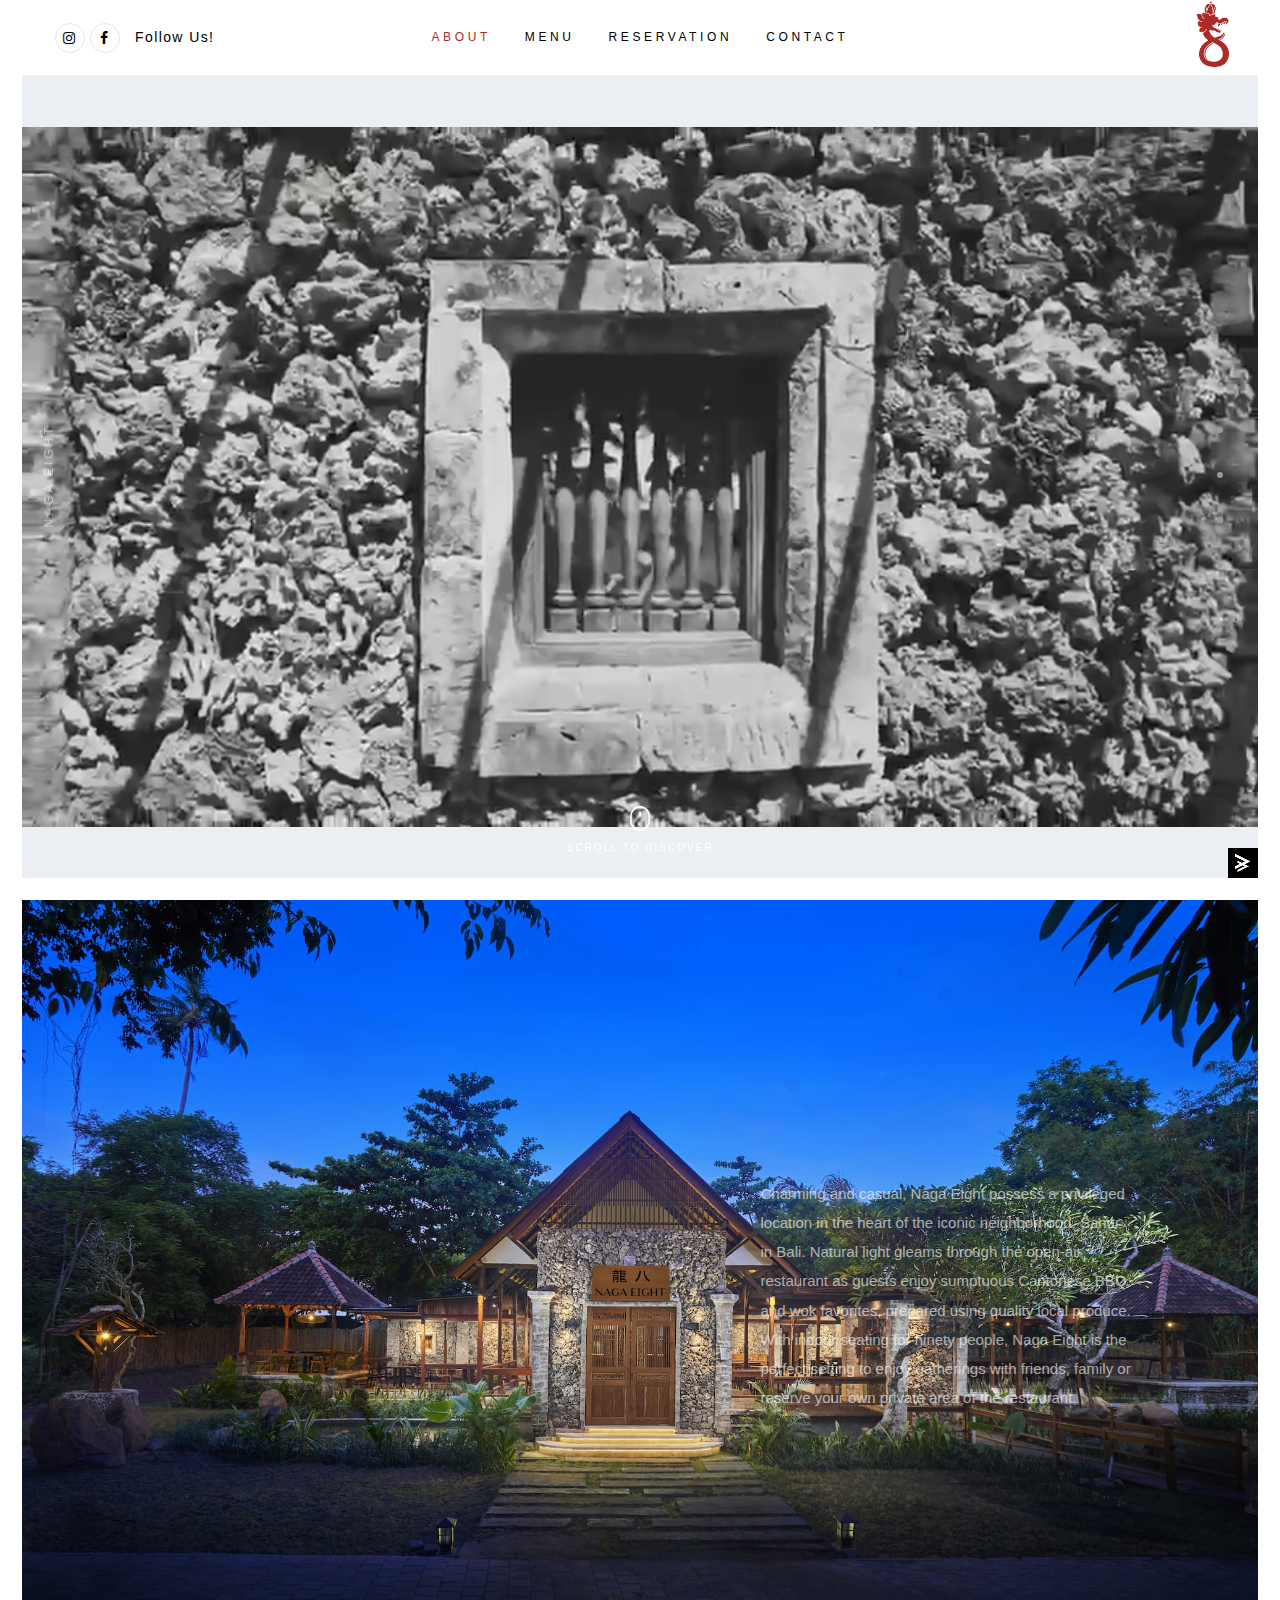
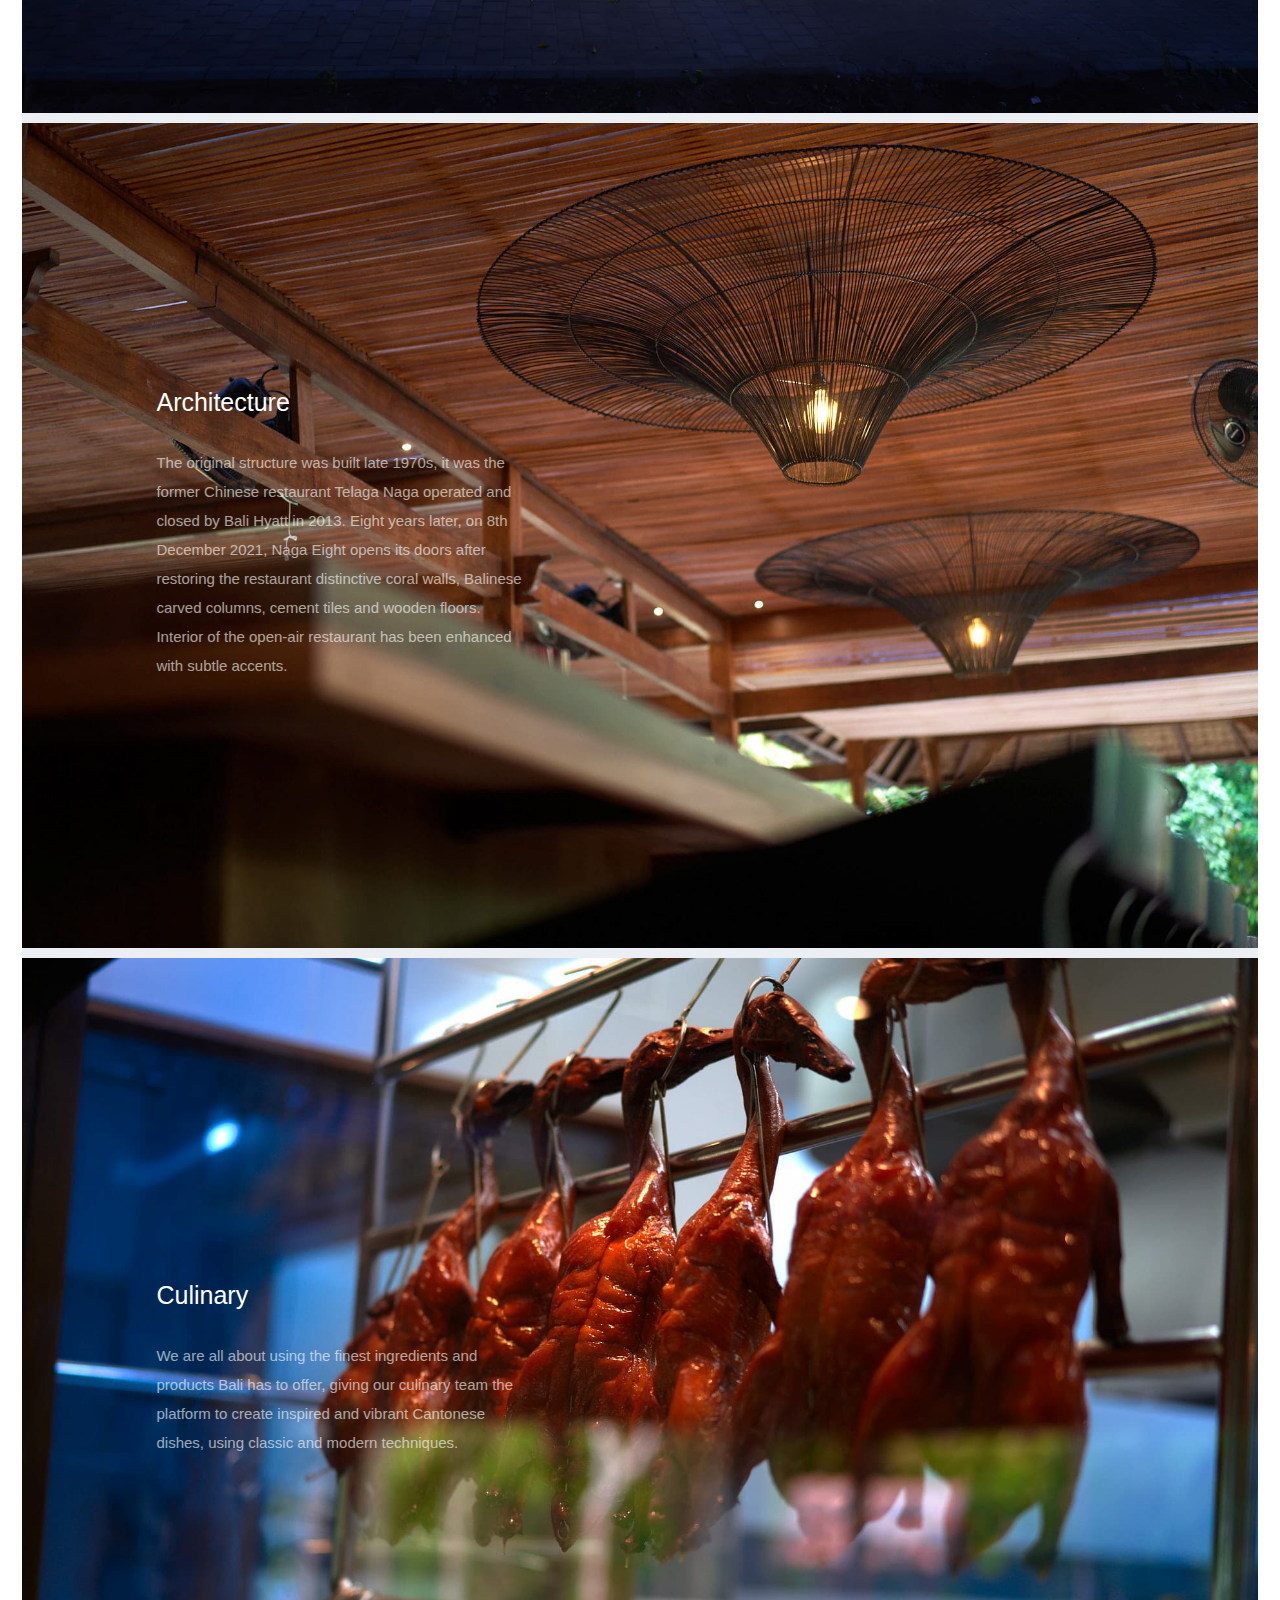
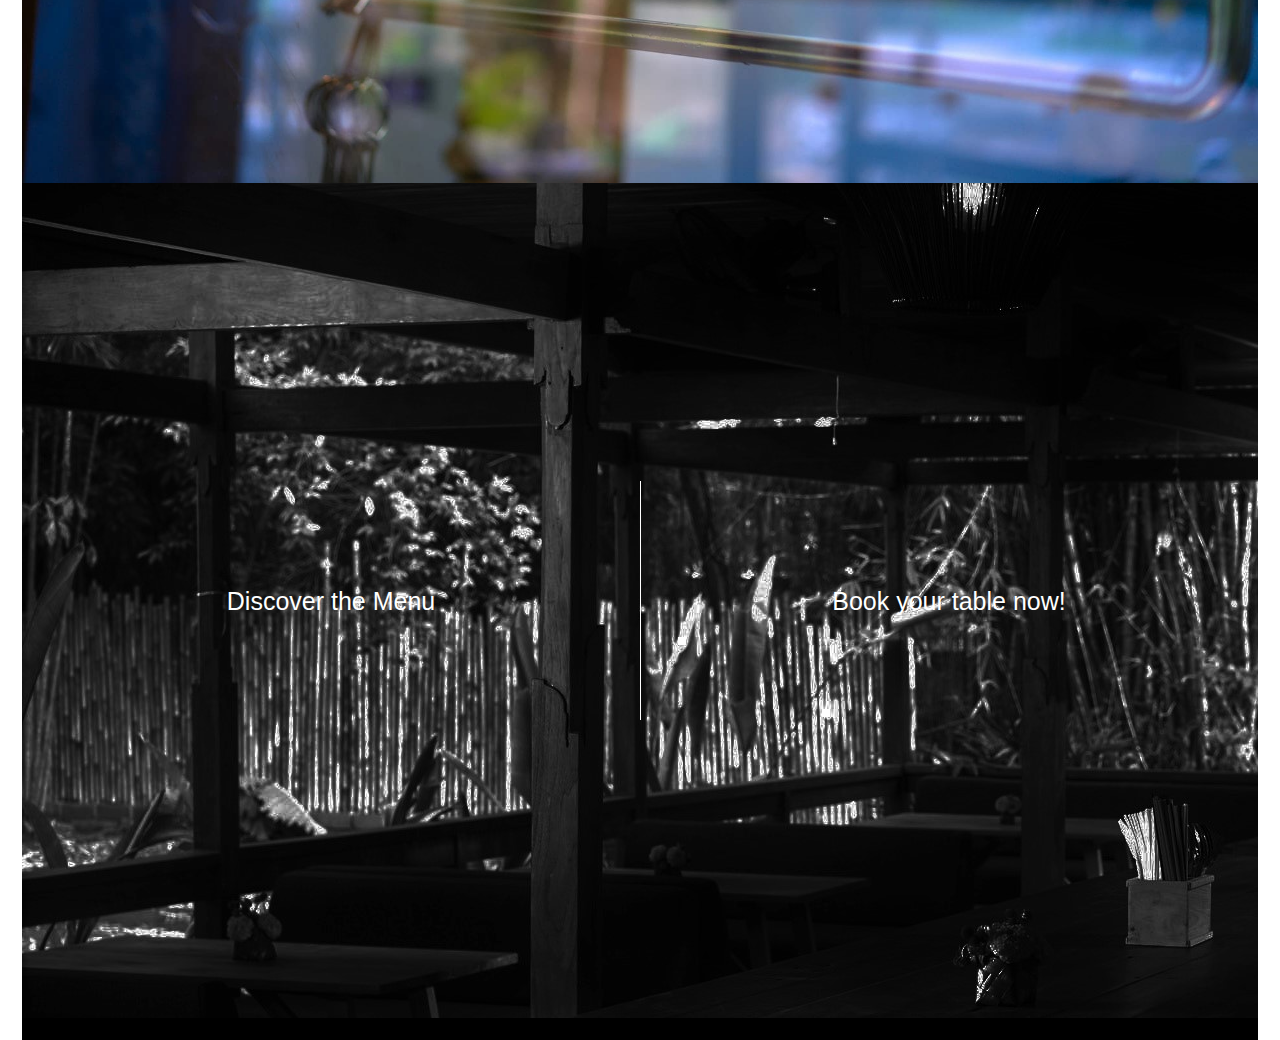
<file: index.html>
<!DOCTYPE html>
<html lang="en">
  <head>
    <meta charset="UTF-8" />
    <meta http-equiv="X-UA-Compatible" content="IE=edge" />
    <meta name="viewport" content="width=device-width, initial-scale=1.0" />
    <title>Best Chinese food in Bali | Naga Eight Restaurant Sanur</title>

    <!-- CSS -->
    <link rel="stylesheet" href="assets/css/style.css" />
    <link rel="shortcut icon" href="assets/img/logo/favicon.ico" type="image/x-icon" />

    <!-- FONTS -->
    <link href="https://fonts.googleapis.com/css2?family=Bellefair&display=swap" rel="stylesheet" />
    <link rel="stylesheet" href="https://cdnjs.cloudflare.com/ajax/libs/font-awesome/4.7.0/css/font-awesome.min.css" />
  </head>
  <body>
    <body data-page-id="home">
      <div id="wrapper">
        <header id="header" class="noselect">
          <h1 id="main-title"><span>Naga Eight</span></h1>

          <nav class="nav">
            <div id="content--menu">
              <ul class="nav__left">
                <li>
                  <a href="" class="" target="_blank"><i class="fa fa-instagram"></i></a>
                </li>
                <li>
                  <a href="" class="" target="_blank"><i class="fa fa-facebook"></i></a>
                </li>
                <li>Follow Us!</li>
              </ul>

              <ul class="nav__center">
                <li><a href="index.html" class="current">About</a></li>
                <li><a href="menu.html">Menu</a></li>
                <li><a href="reservation.html">Reservation</a></li>
                <li><a href="contact.html">Contact</a></li>
              </ul>
            </div>

            <a href="" class="nav__right" style="height: 90%">
              <img src="assets/img/logo/logo-nagaeight.png" style="width: auto; height: 100%" />
            </a>
          </nav>
        </header>

        <!-- Header and Navbar -->
        <main id="content" role="main">
          <div id="page-container">
            <ul id="nav--bar">
              <li><a href="#intro">Introduction</a></li>
              <li><a href="#about">About</a></li>
              <li><a href="#concept">Concept</a></li>
              <li><a href="#our-menus">Our Menus</a></li>
              <li><a href="#menu">Menu and Book your table</a></li>
            </ul>

            <section id="intro" class="h-section-intro valign-p">
              <div class="section--background"></div>
              <!-- For Desktop -->
              <video class="hidden-xs" id="bg-video" autoplay="" muted="" loop="" playsinline="">
                <source src="assets/video/nagadesktop.mp4" type="video/mp4" />
              </video>
              <a id="scroll--info">
                <img src="assets/img/icons/mouse.png" alt="scroll down" style="width: 25px; margin-bottom: 10px" />
                <p style="color: #fff">Scroll to discover</p>
              </a>
            </section>

            <!-- About -->
            <section id="about" class="h-section valign-p">
              <div class="section--background-full">
                <div class="section--gradient section--gradient_right"></div>
                <img src="assets/img/home/about_section.jpg" alt="About" style="background-size: cover" />
              </div>

              <article class="content--right valign-c">
                <p>
                  Charming and casual, Naga Eight possess a privileged location in the heart of the iconic neighborhood, Sanur in Bali. Natural light gleams through the open-air restaurant as guests enjoy sumptuous Cantonese BBQ and wok
                  favorites, prepared using quality local produce. With indoor seating for ninety people, Naga Eight is the perfect setting to enjoy gatherings with friends, family or reserve your own private area of the restaurant.
                </p>
              </article>
            </section>
            <!-- End About -->

            <!-- Concept -->
            <section id="concept" class="h-section valign-p">
              <div class="section--background-full">
                <div class="section--gradient"></div>
                <img src="assets/img/home/architecture_section.jpg" alt="Concept" />
              </div>

              <article class="content--left valign-c">
                <h2>Architecture</h2>
                <p>
                  The original structure was built late 1970s, it was the former Chinese restaurant Telaga Naga operated and closed by Bali Hyatt in 2013. Eight years later, on 8th December 2021, Naga Eight opens its doors after restoring
                  the restaurant distinctive coral walls, Balinese carved columns, cement tiles and wooden floors. Interior of the open-air restaurant has been enhanced with subtle accents.
                </p>
              </article>
            </section>
            <!-- End Concept -->

            <!-- Menu -->
            <section id="our-menus" class="h-section valign-p">
              <div class="section--background-full">
                <div class="section--gradient"></div>
                <img src="assets/img/home/culinary_section.jpg" alt="Our Menus" />
              </div>

              <article class="content--left valign-c">
                <h2>Culinary</h2>
                <p>We are all about using the finest ingredients and products Bali has to offer, giving our culinary team the platform to create inspired and vibrant Cantonese dishes, using classic and modern techniques.</p>
              </article>
            </section>
            <!-- End Menu -->

            <!-- Content Link -->
            <section id="menu" class="h-section valign-p">
              <div class="section--background"></div>

              <ul>
                <li class="content--link">
                  <div class="link--background"></div>
                  <a href="menu.html">
                    <div class="content--transition">
                      <p>Discover the Menu</p>
                    </div>
                  </a>
                </li>
                <li class="content--link">
                  <a href="reservation.html">
                    <div class="content--transition">
                      <p>Book your table now!</p>
                    </div>
                  </a>
                </li>
              </ul>
            </section>
          </div>
        </main>
        <!-- /content -->

        <footer id="footer" class="noselect">
          <a class="logo--mindi" target="_blank" href="https://www.mindimedia.com/">Mindimedia</a>
        </footer>
      </div>
      <!-- /wrapper -->
    </body>
  </body>
</html>
</file>
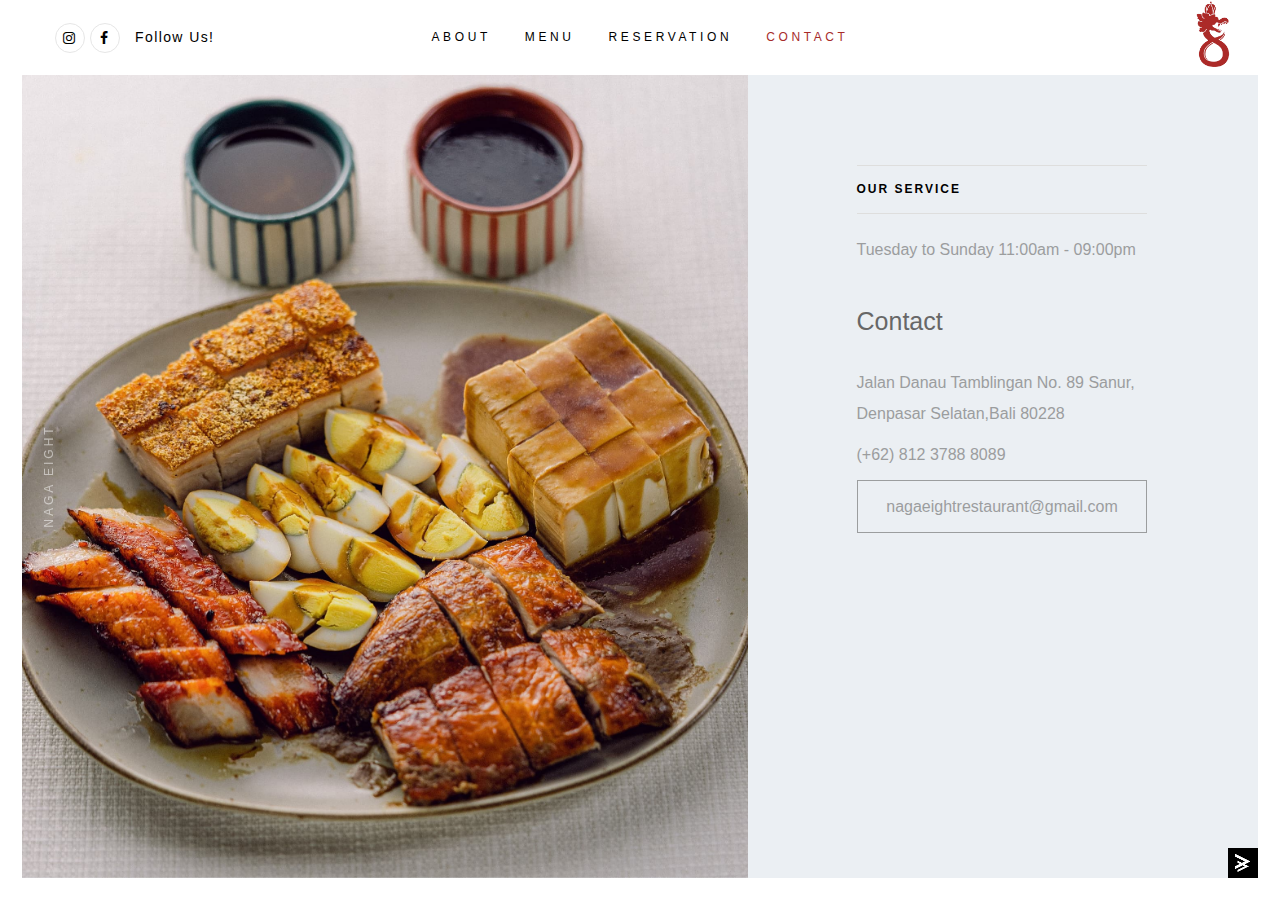
<file: contact.html>
<!DOCTYPE html>
<html lang="en">
  <head>
    <meta charset="UTF-8" />
    <meta http-equiv="X-UA-Compatible" content="IE=edge" />
    <meta name="viewport" content="width=device-width, initial-scale=1.0" />
    <title>Best Chinese food in Bali | Naga Eight Restaurant Sanur</title>

    <!-- CSS -->
    <link rel="stylesheet" href="assets/css/style.css" />
    <link rel="shortcut icon" href="assets/img/logo/favicon.ico" type="image/x-icon" />

    <!-- FONTS -->
    <link href="https://fonts.googleapis.com/css2?family=Bellefair&display=swap" rel="stylesheet" />
    <link rel="stylesheet" href="https://cdnjs.cloudflare.com/ajax/libs/font-awesome/4.7.0/css/font-awesome.min.css" />
  </head>
  <body>
    <body data-page-id="home">
      <div id="wrapper">
        <header id="header" class="noselect">
          <h1 id="main-title"><span>Naga Eight</span></h1>

          <nav class="nav">
            <button id="btn--menu" aria-label="Menu">
              <span class="hamburger"></span>
              <span class="hamburger"></span>
              <span class="hamburger"></span>

              <span class="btn--menu__text">Menu</span>
              <span class="btn--menu__text">Close</span>
            </button>

            <div id="content--menu">
              <ul class="nav__left">
                <li>
                  <a href="" class="" target="_blank"><i class="fa fa-instagram"></i></a>
                </li>
                <li>
                  <a href="" class="" target="_blank"><i class="fa fa-facebook"></i></a>
                </li>
                <li>Follow Us!</li>
              </ul>

              <ul class="nav__center">
                <li><a href="index.html">About</a></li>
                <li><a href="menu.html">Menu</a></li>
                <li><a href="reservation.html">Reservation</a></li>
                <li><a href="contact.html" class="current">Contact</a></li>
              </ul>
            </div>

            <a href="index.html" class="nav__right" style="height: 90%">
              <img src="assets/img/logo/logo-nagaeight.png" style="width: auto; height: 100%" />
            </a>
          </nav>
        </header>

        <!-- Header and Navbar -->
        <main id="content" role="main">
          <canvas id="c" width="0" height="0"></canvas>

          <div id="page-container">
            <!-- Reservation -->

            <section>
              <style>
                .section--left {
                  background-image: url("assets/img/contact-tofu.jpg");
                  background-size: cover;
                  background-position: center;
                }
              </style>
              <div class="section--left valign-p">
                <span class="separator separator--left" style="transform: translate3d(67px, 0px, 0px)"></span>
                <div class="contact background--gradient" style="transform: matrix3d(1.42658, -0.463525, 0, 0, 0.463525, 1.42658, 0, 0, 0, 0, 1, 0, 0, 0, 0, 1)"></div>
                <div class="valign-c">
                  <h2 style="position: relative; overflow: hidden"></h2>
                  <h3 style="position: relative; overflow: hidden"><div style="position: relative; display: inline-block"></div></h3>
                </div>
              </div>

              <div class="section--right valign-p">
                <article class="contact-article valign-c">
                  <ul>
                    <li>
                      <h4>Our service</h4>
                      <p>Tuesday to Sunday <span>11:00am - 09:00pm</span></p>
                    </li>
                  </ul>
                  <h2 style="color: #676767">Contact</h2>
                  <a href="https://goo.gl/maps/cMiWABVRaJH5VJw5A" target="_blank">
                    <p style="margin-bottom: 10px">Jalan Danau Tamblingan No. 89 Sanur, Denpasar Selatan,Bali 80228</p>
                  </a>
                  <a href="tel:+6281237888089">
                    <p style="margin-bottom: 10px">(+62) 812 3788 8089</p>
                  </a>
                  <a href="mailto:nagaeightrestaurant@gmail.com">
                    <p style="border: 1px solid #676767; padding: 10px 20px; text-align: center"><span>nagaeightrestaurant@gmail.com</span></p>
                  </a>
                </article>
              </div>
            </section>
            <!-- End Contact -->
          </div>
        </main>

        <footer id="footer" class="noselect">
          <a class="logo--mindi" target="_blank" href="https://www.mindimedia.com/">Mindimedia</a>
        </footer>
      </div>
      <!-- /#wrapper -->
    </body>
  </body>
</html>
</file>
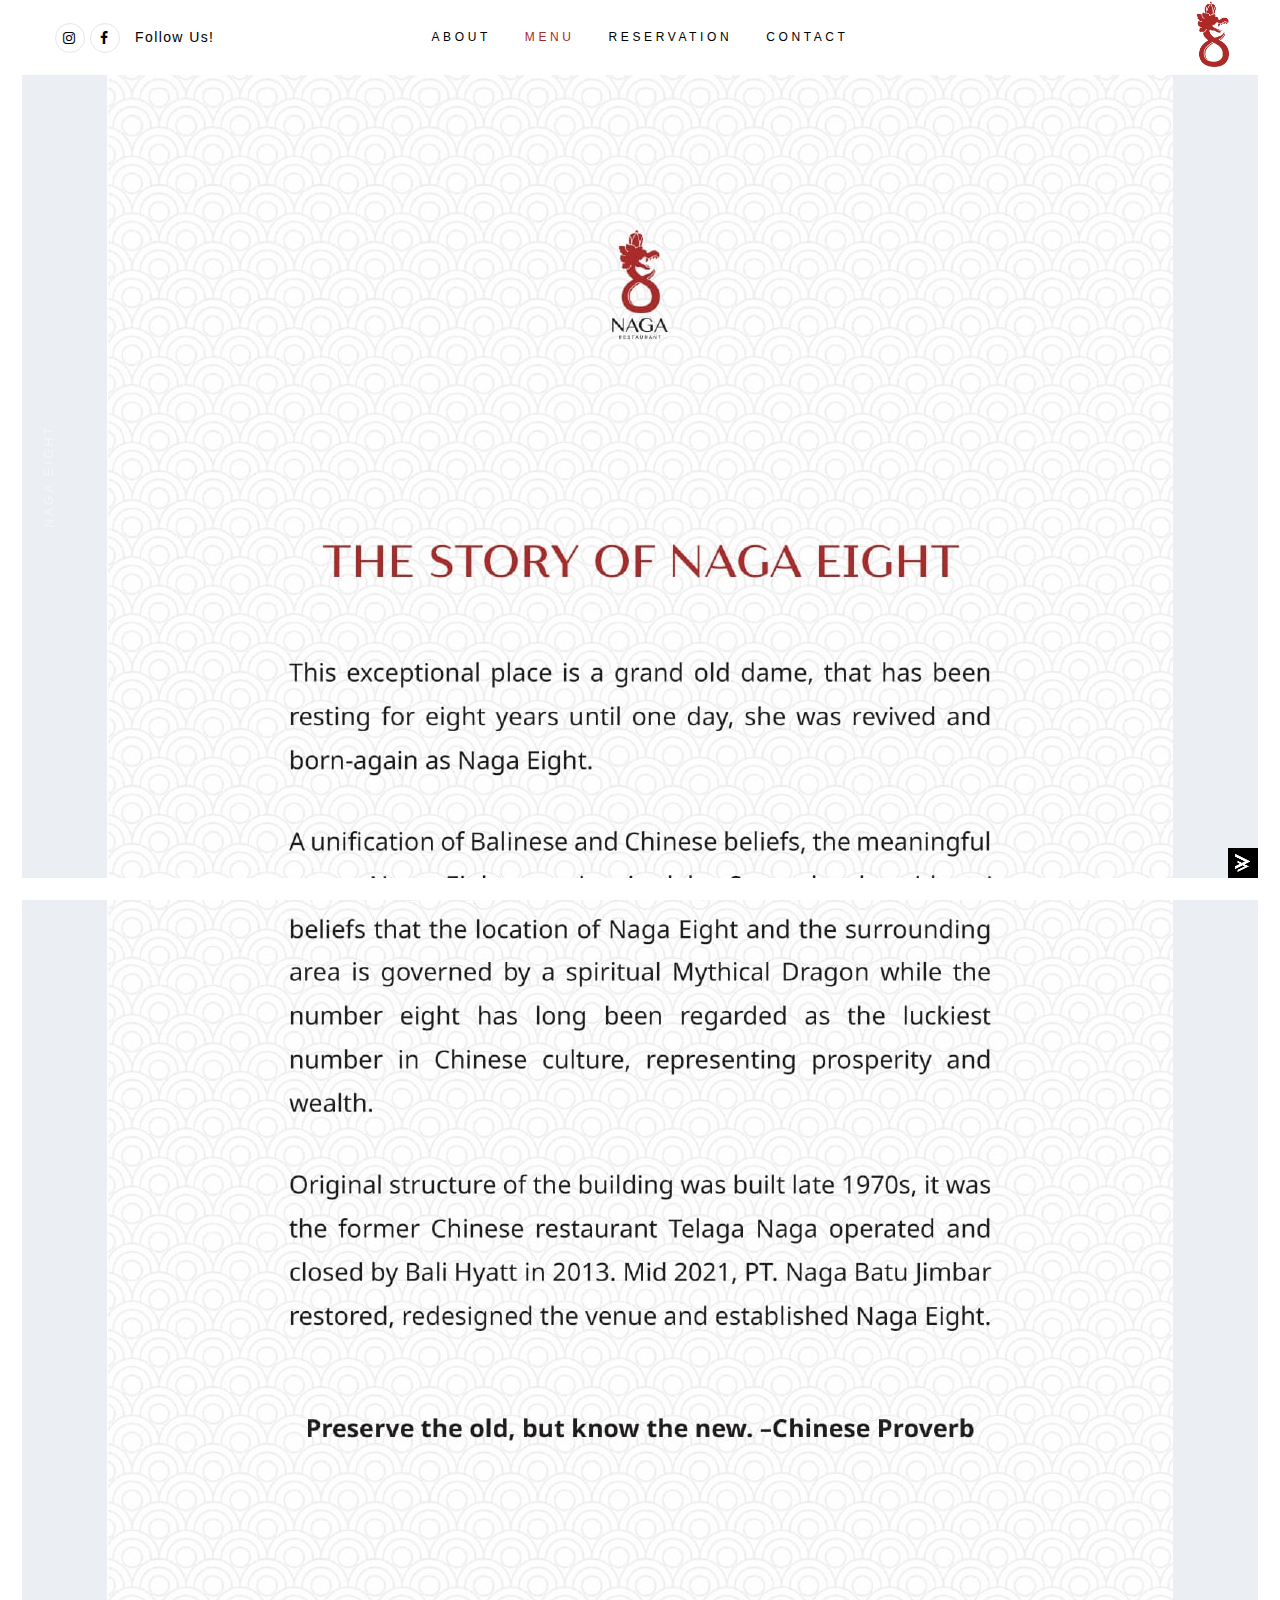
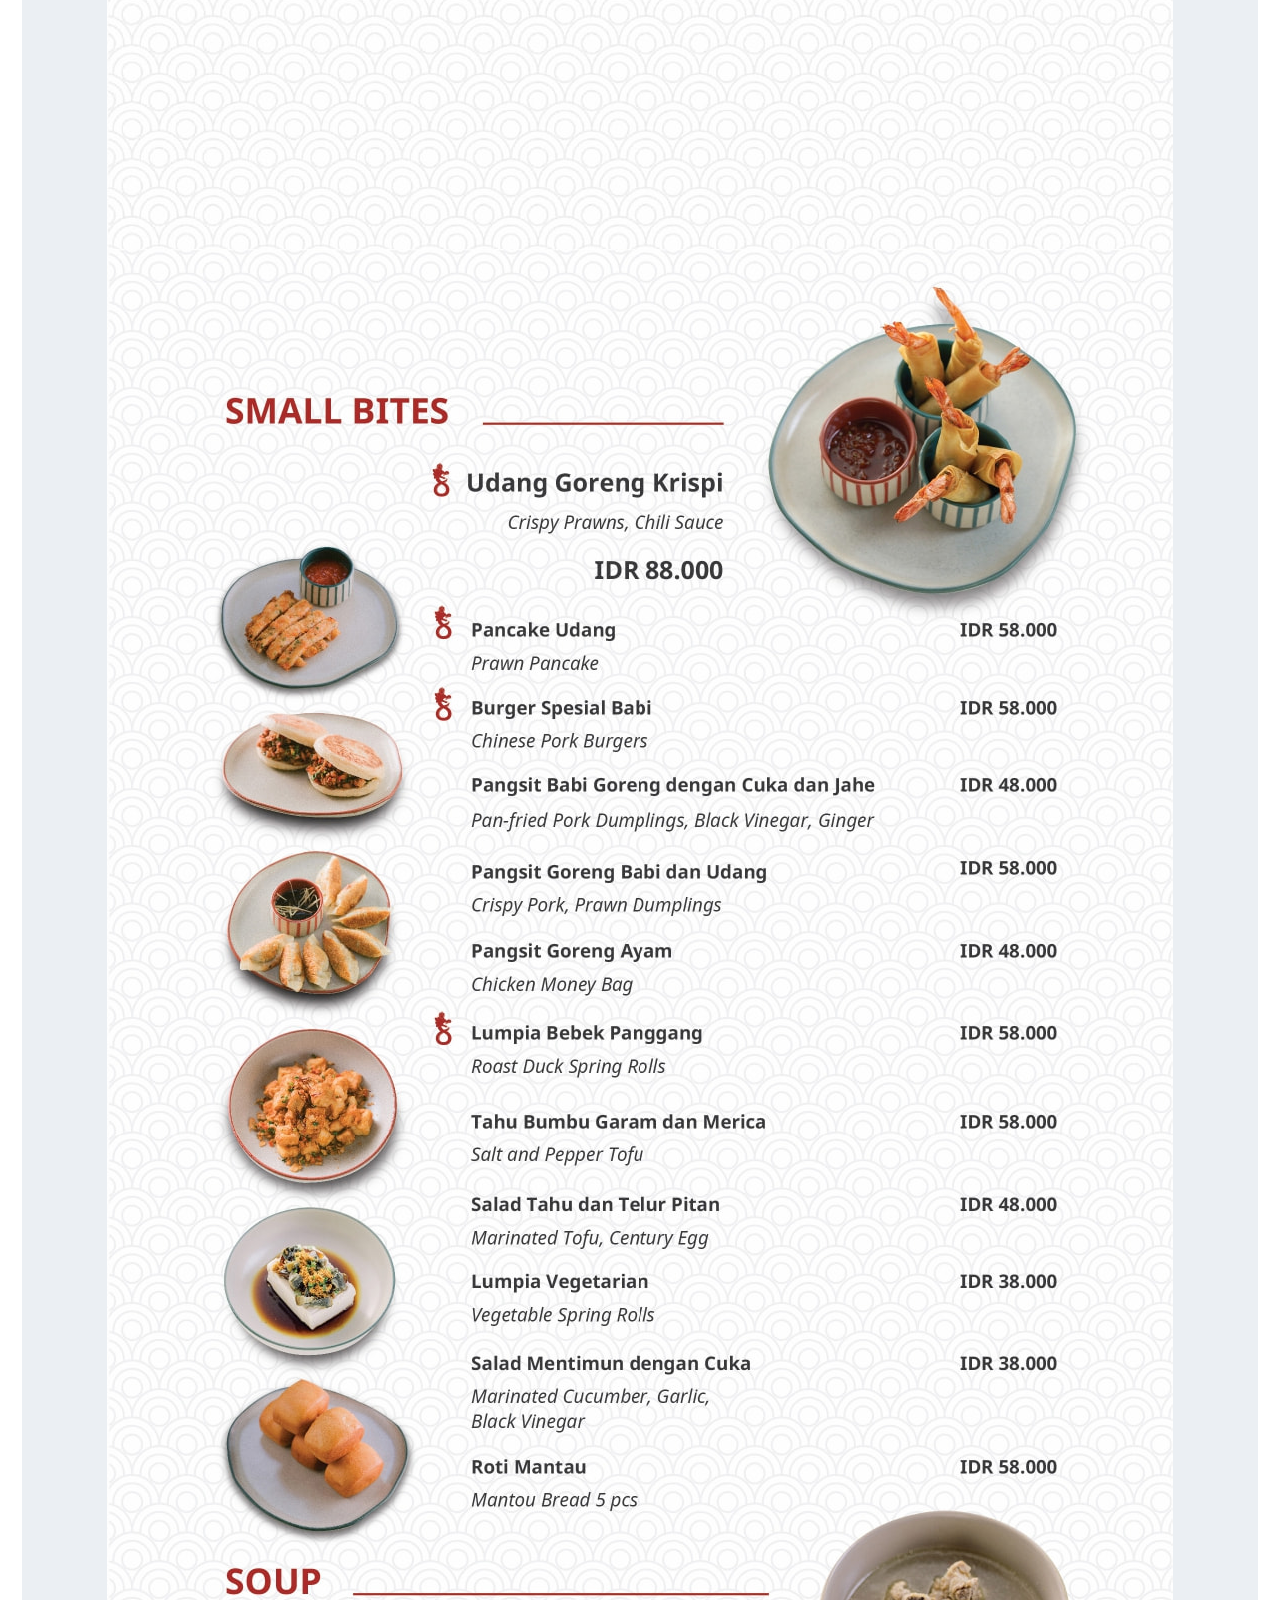
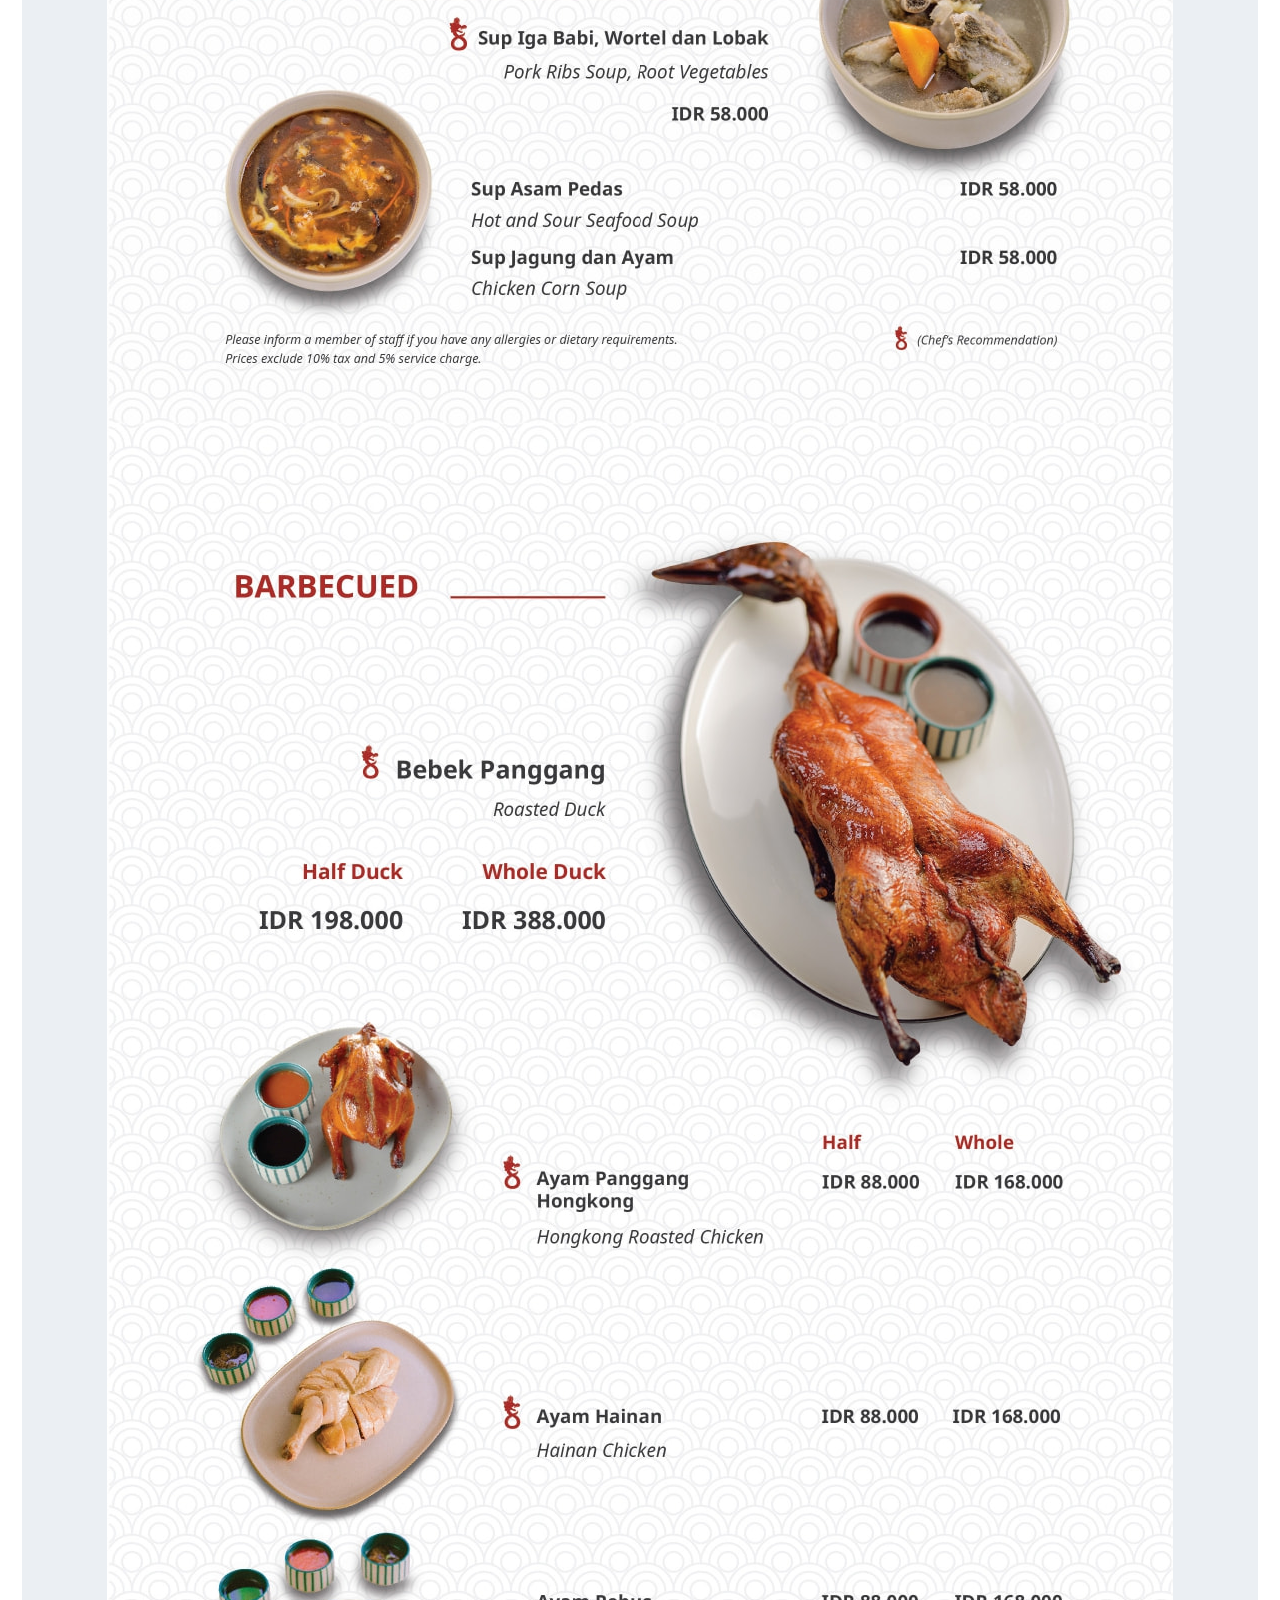
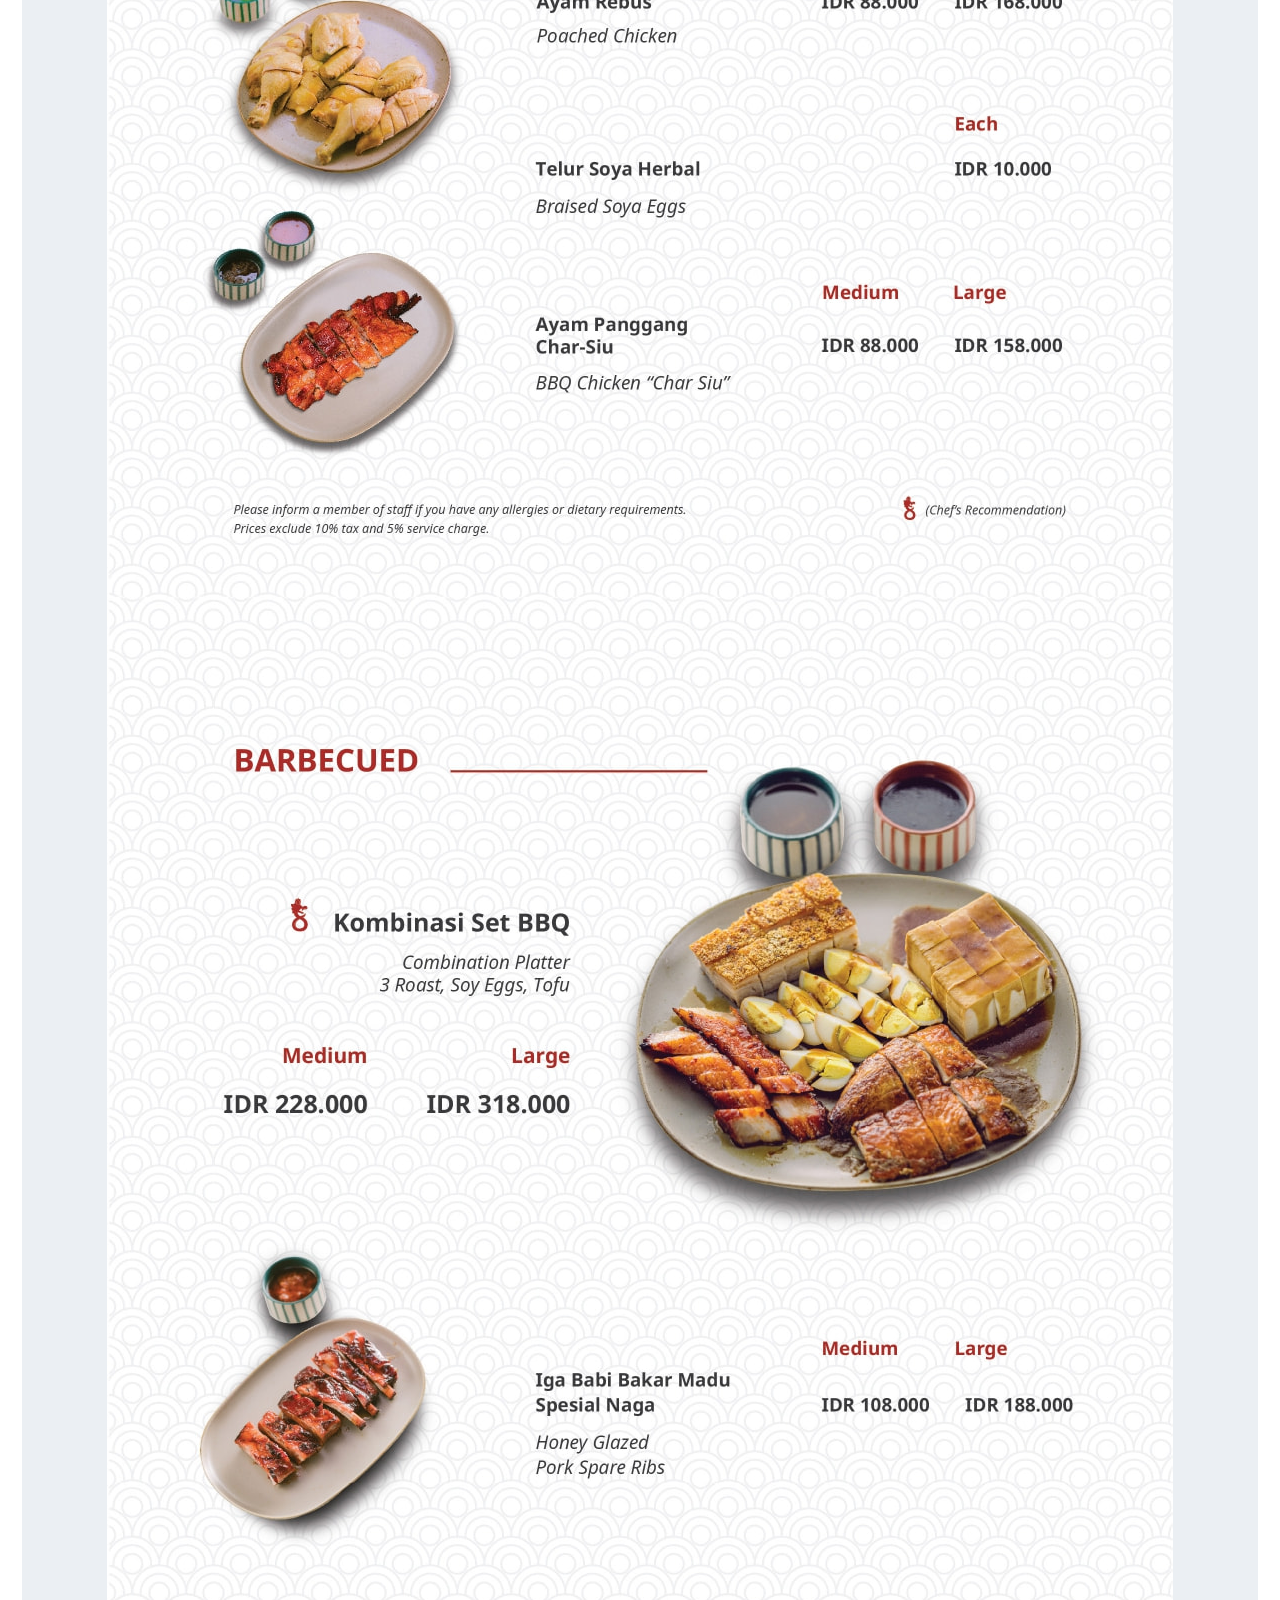
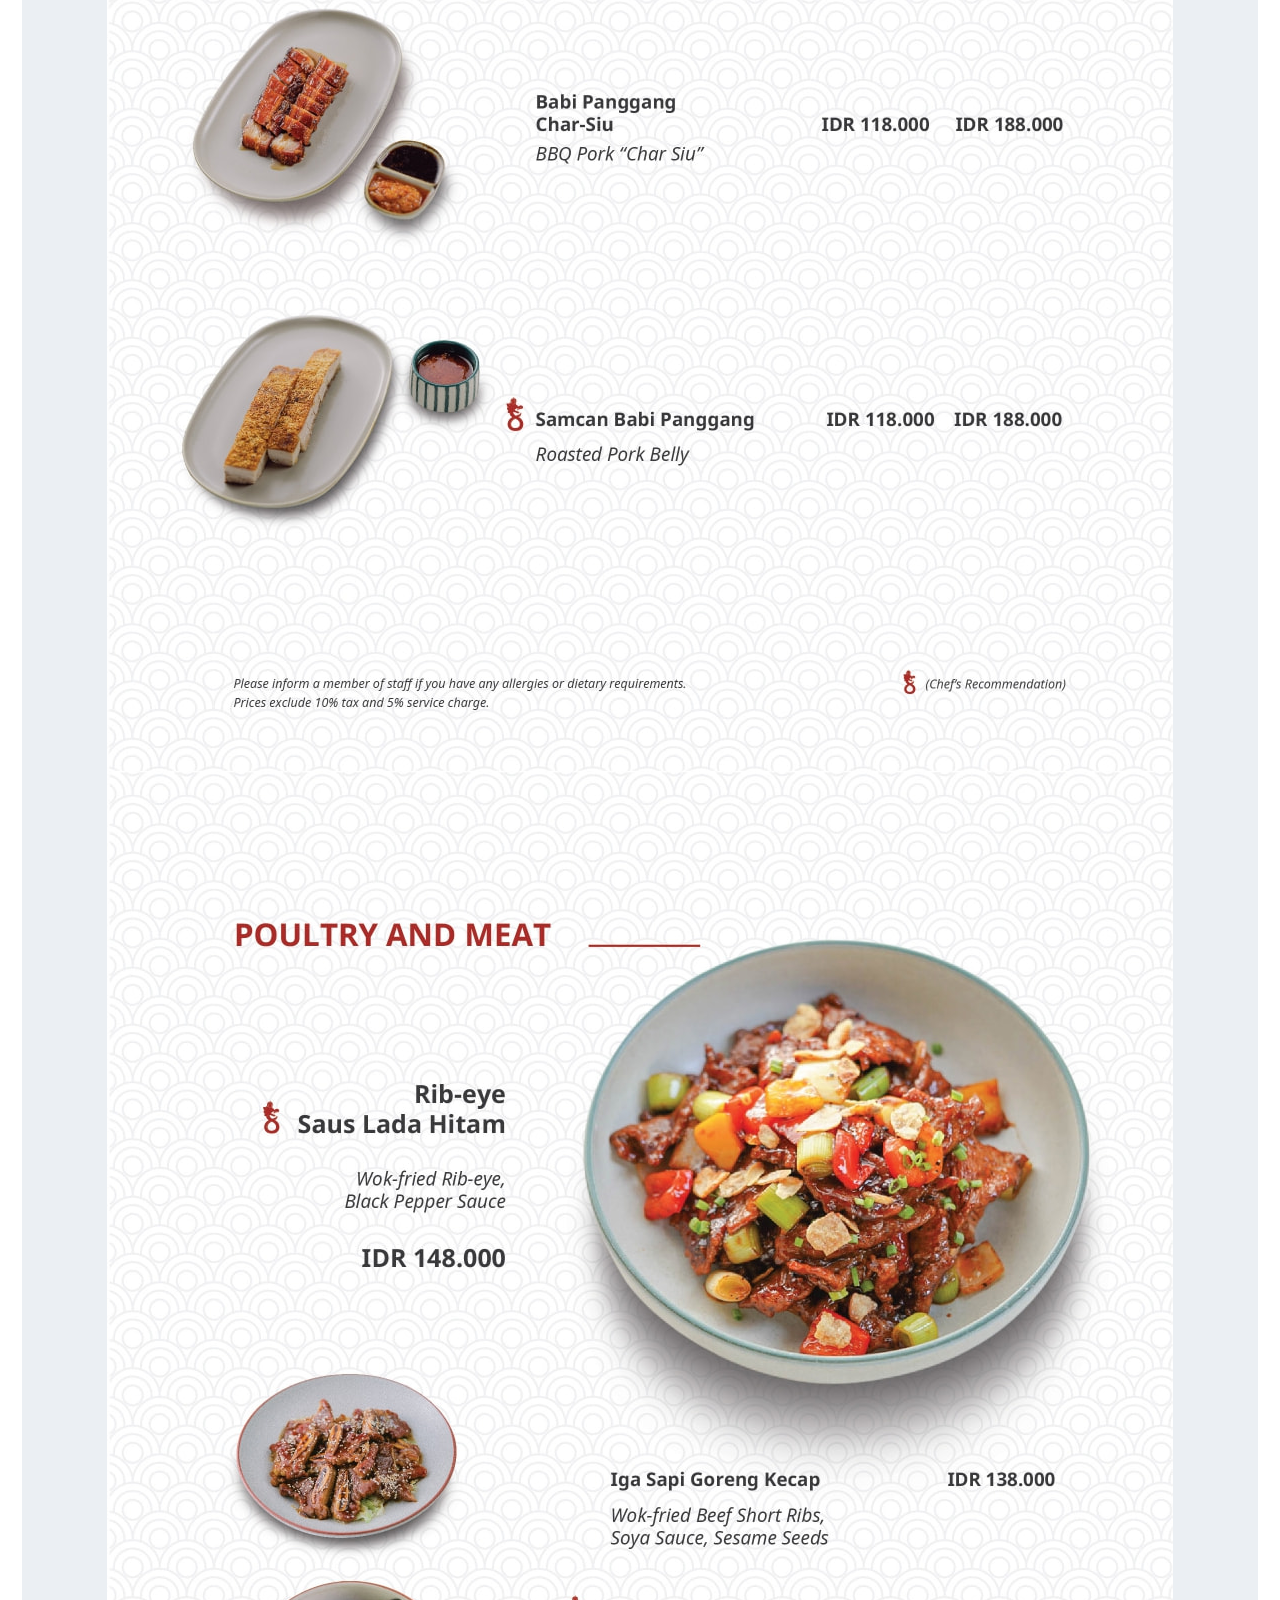
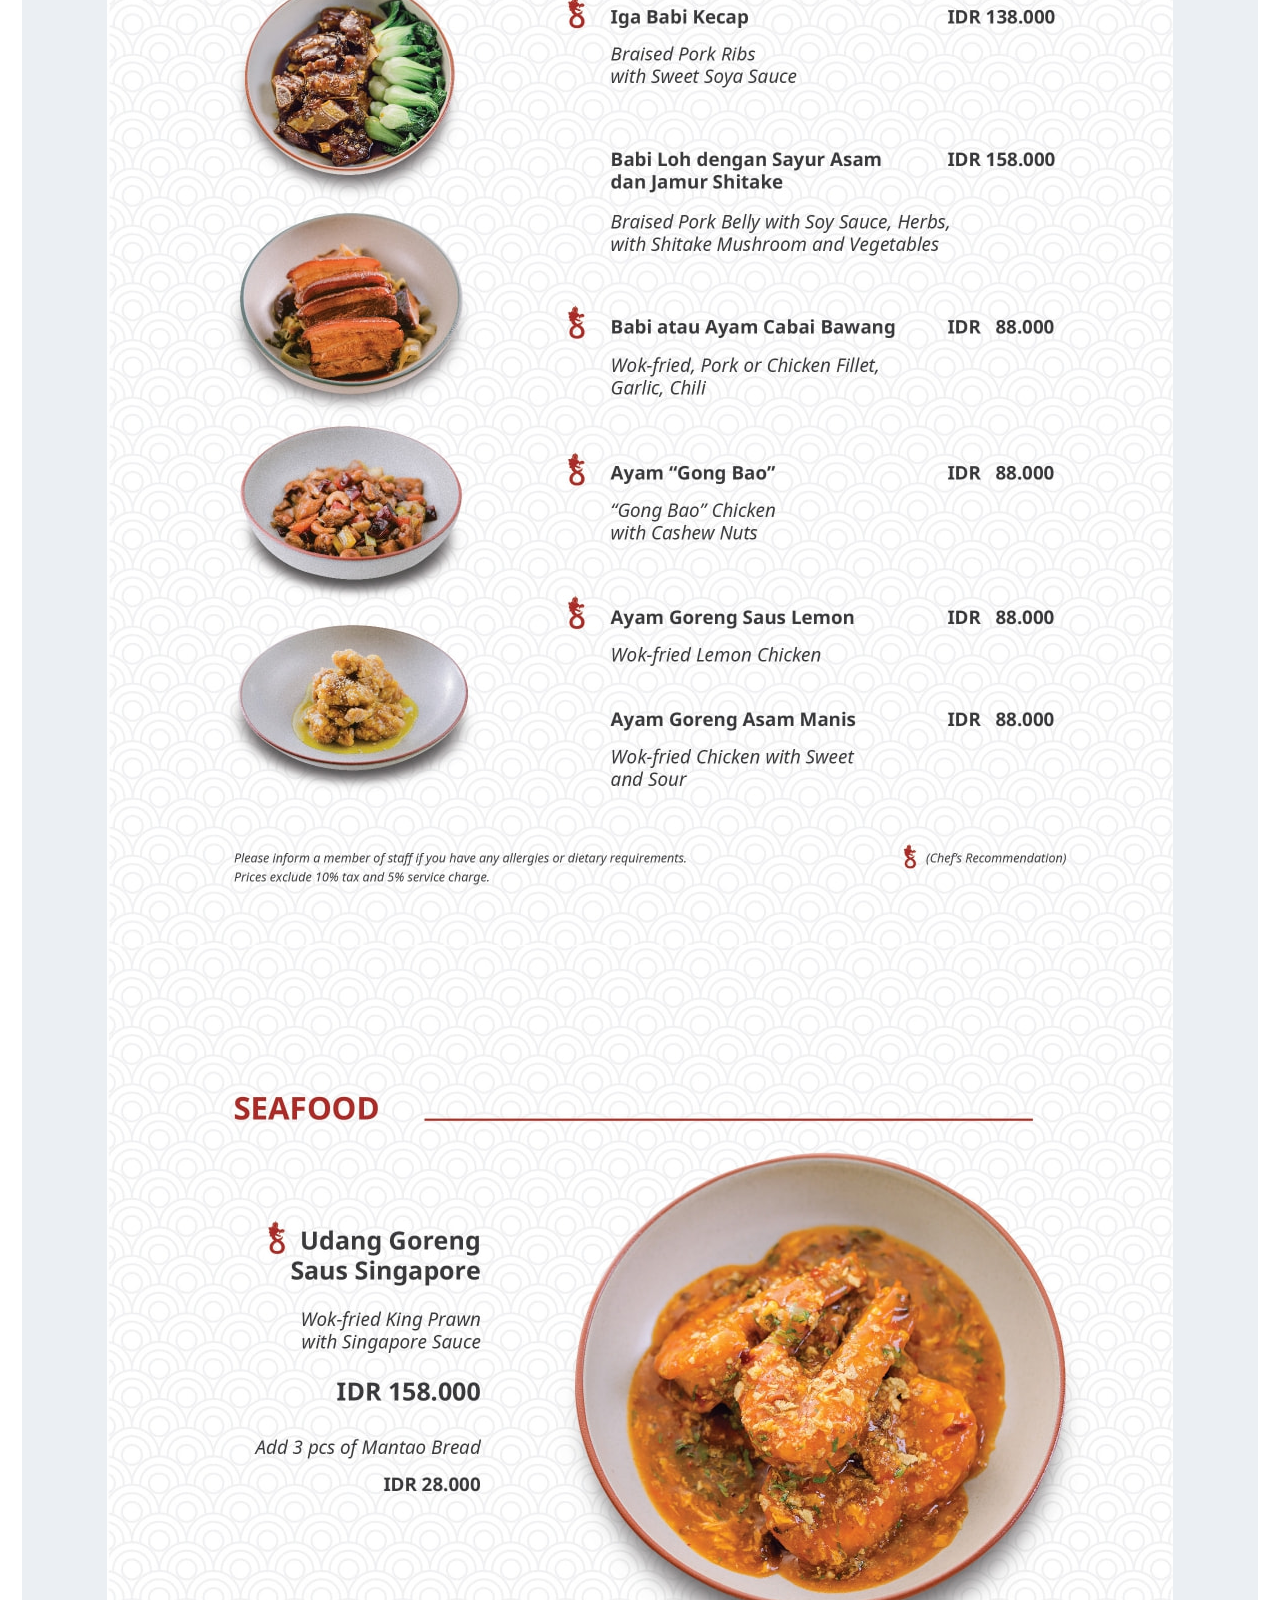
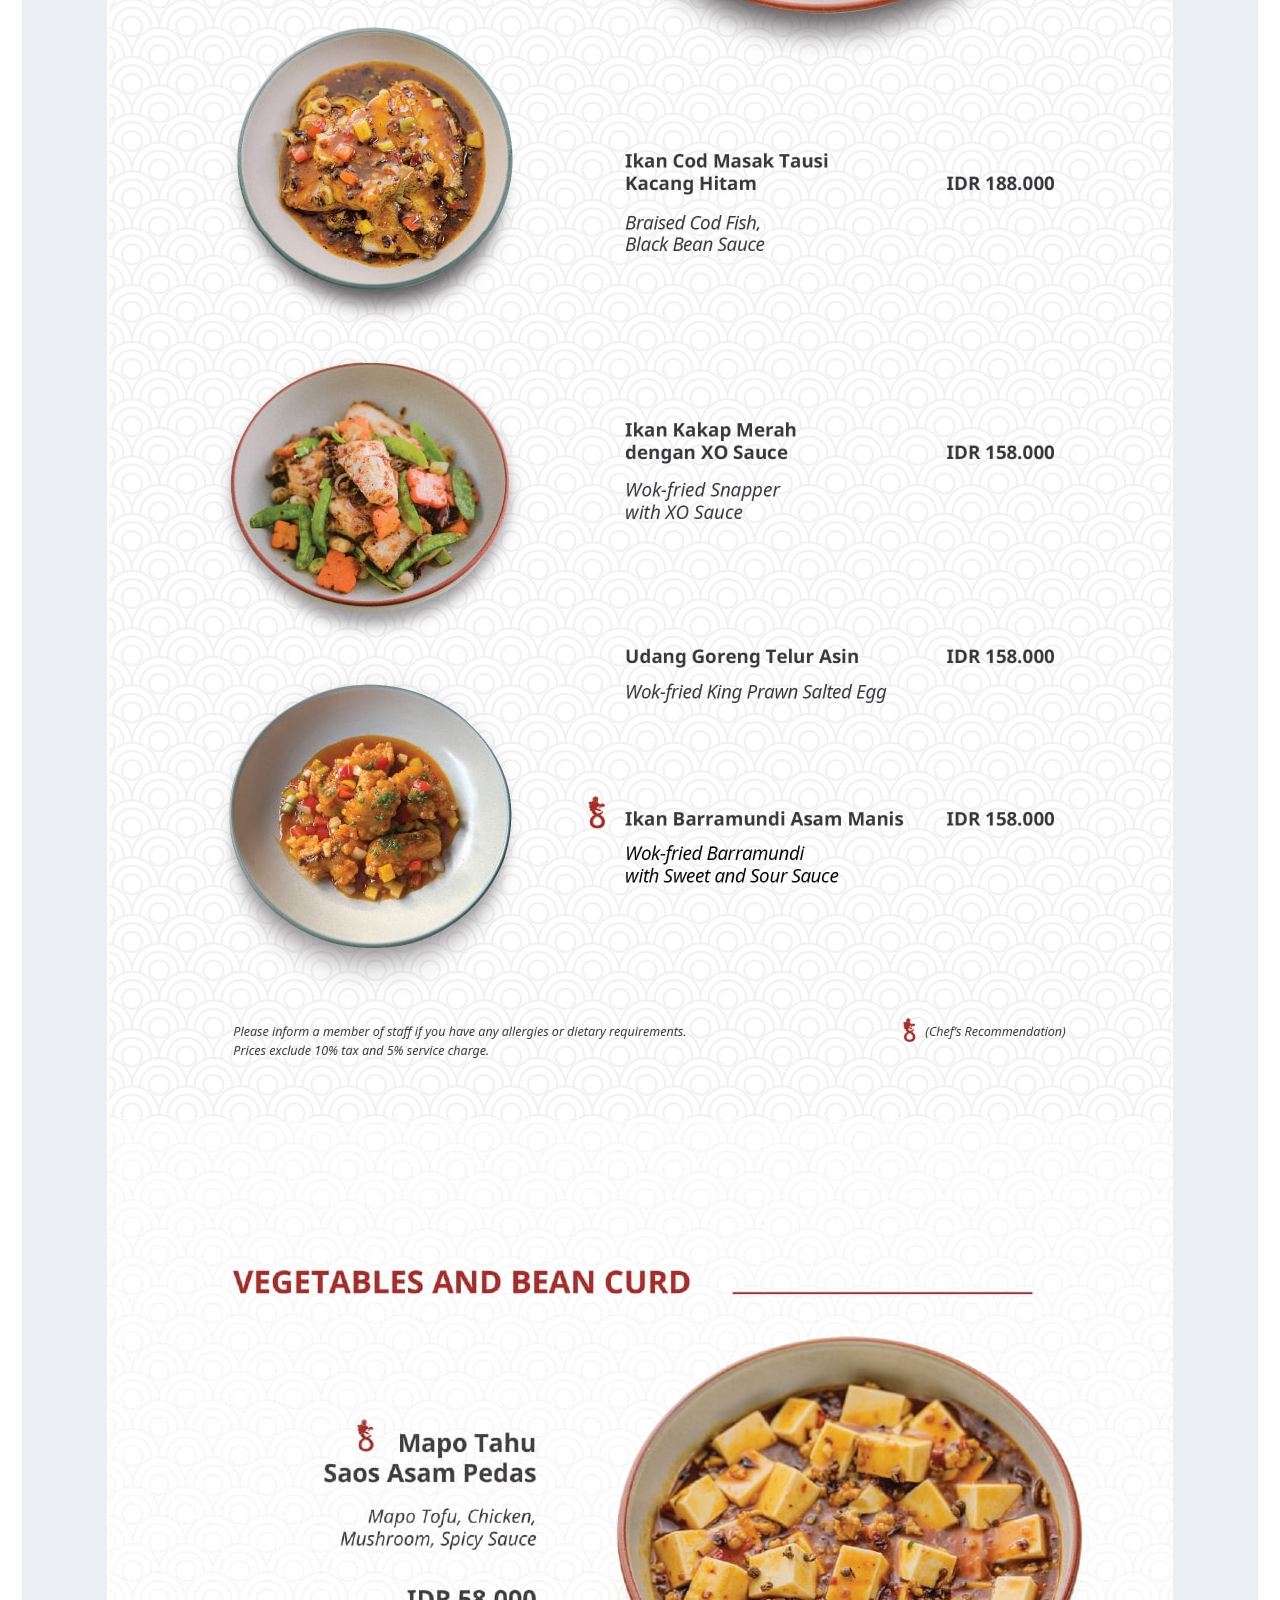
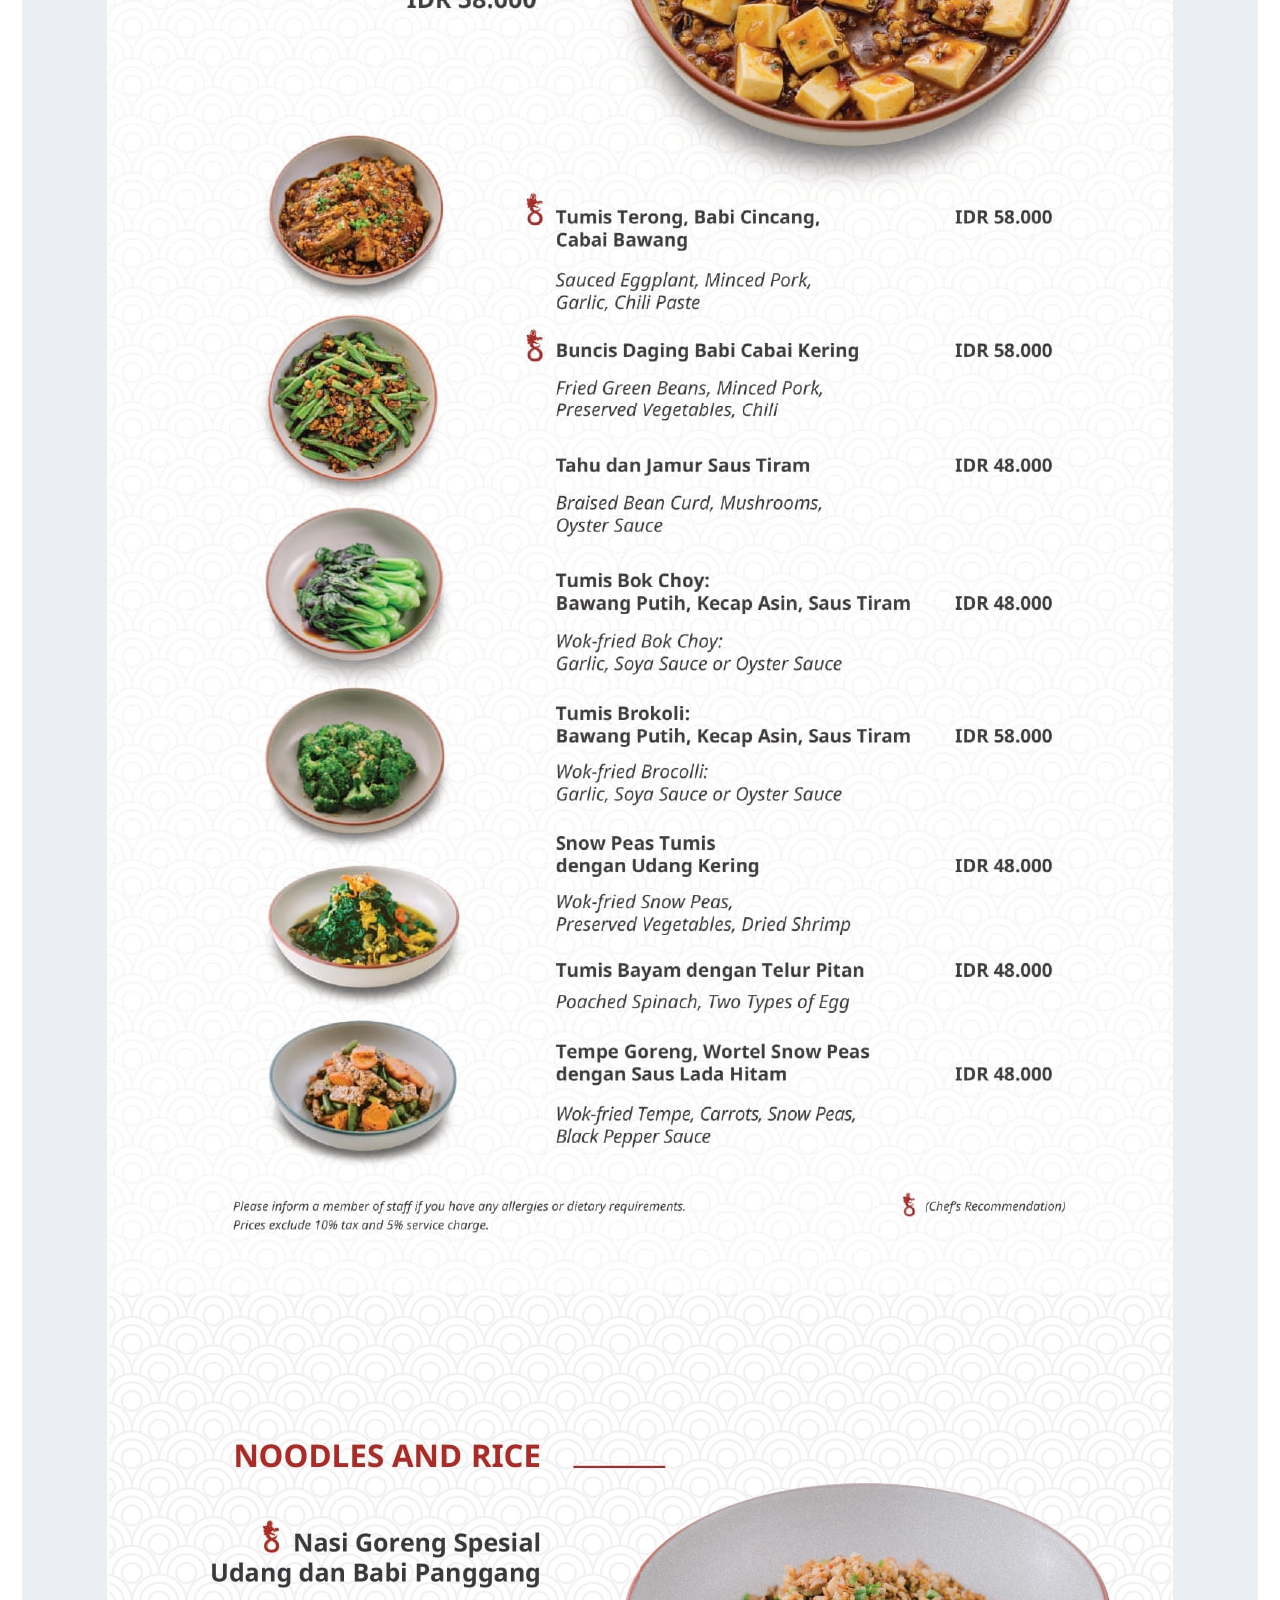
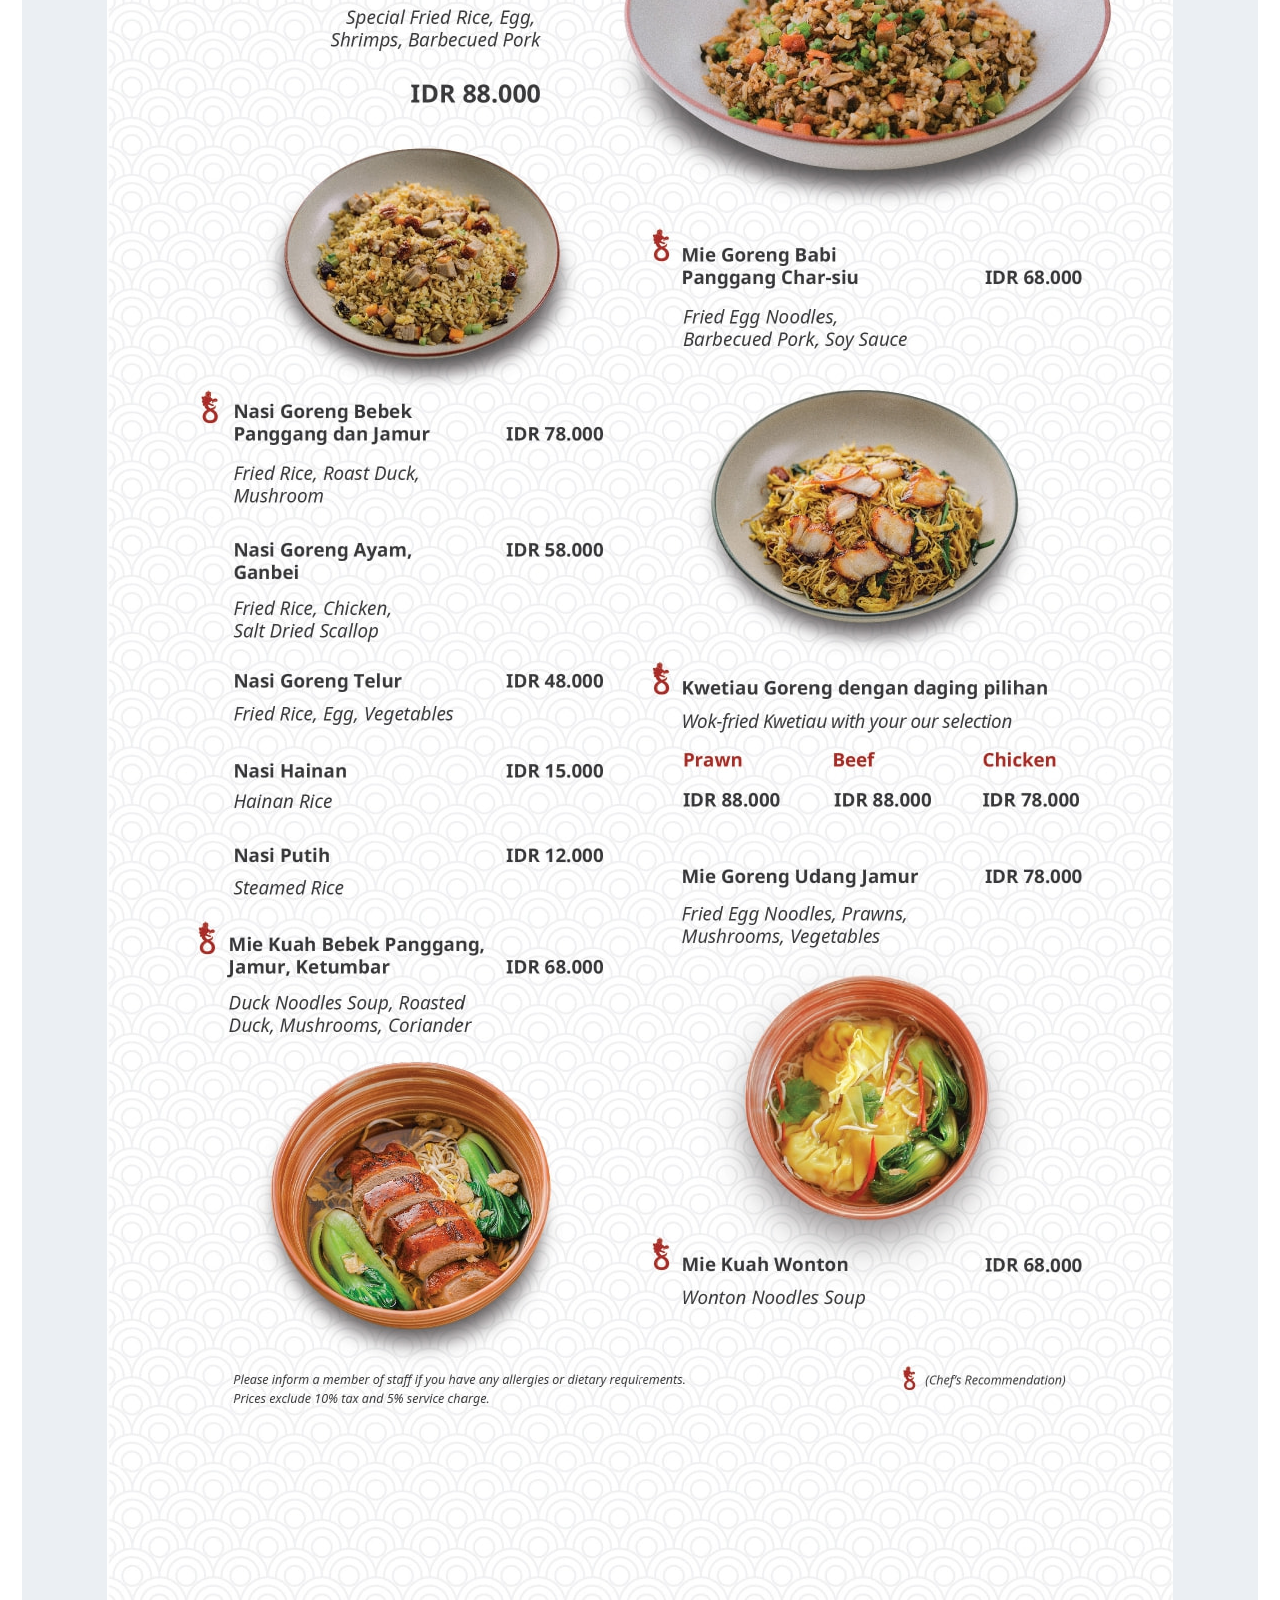
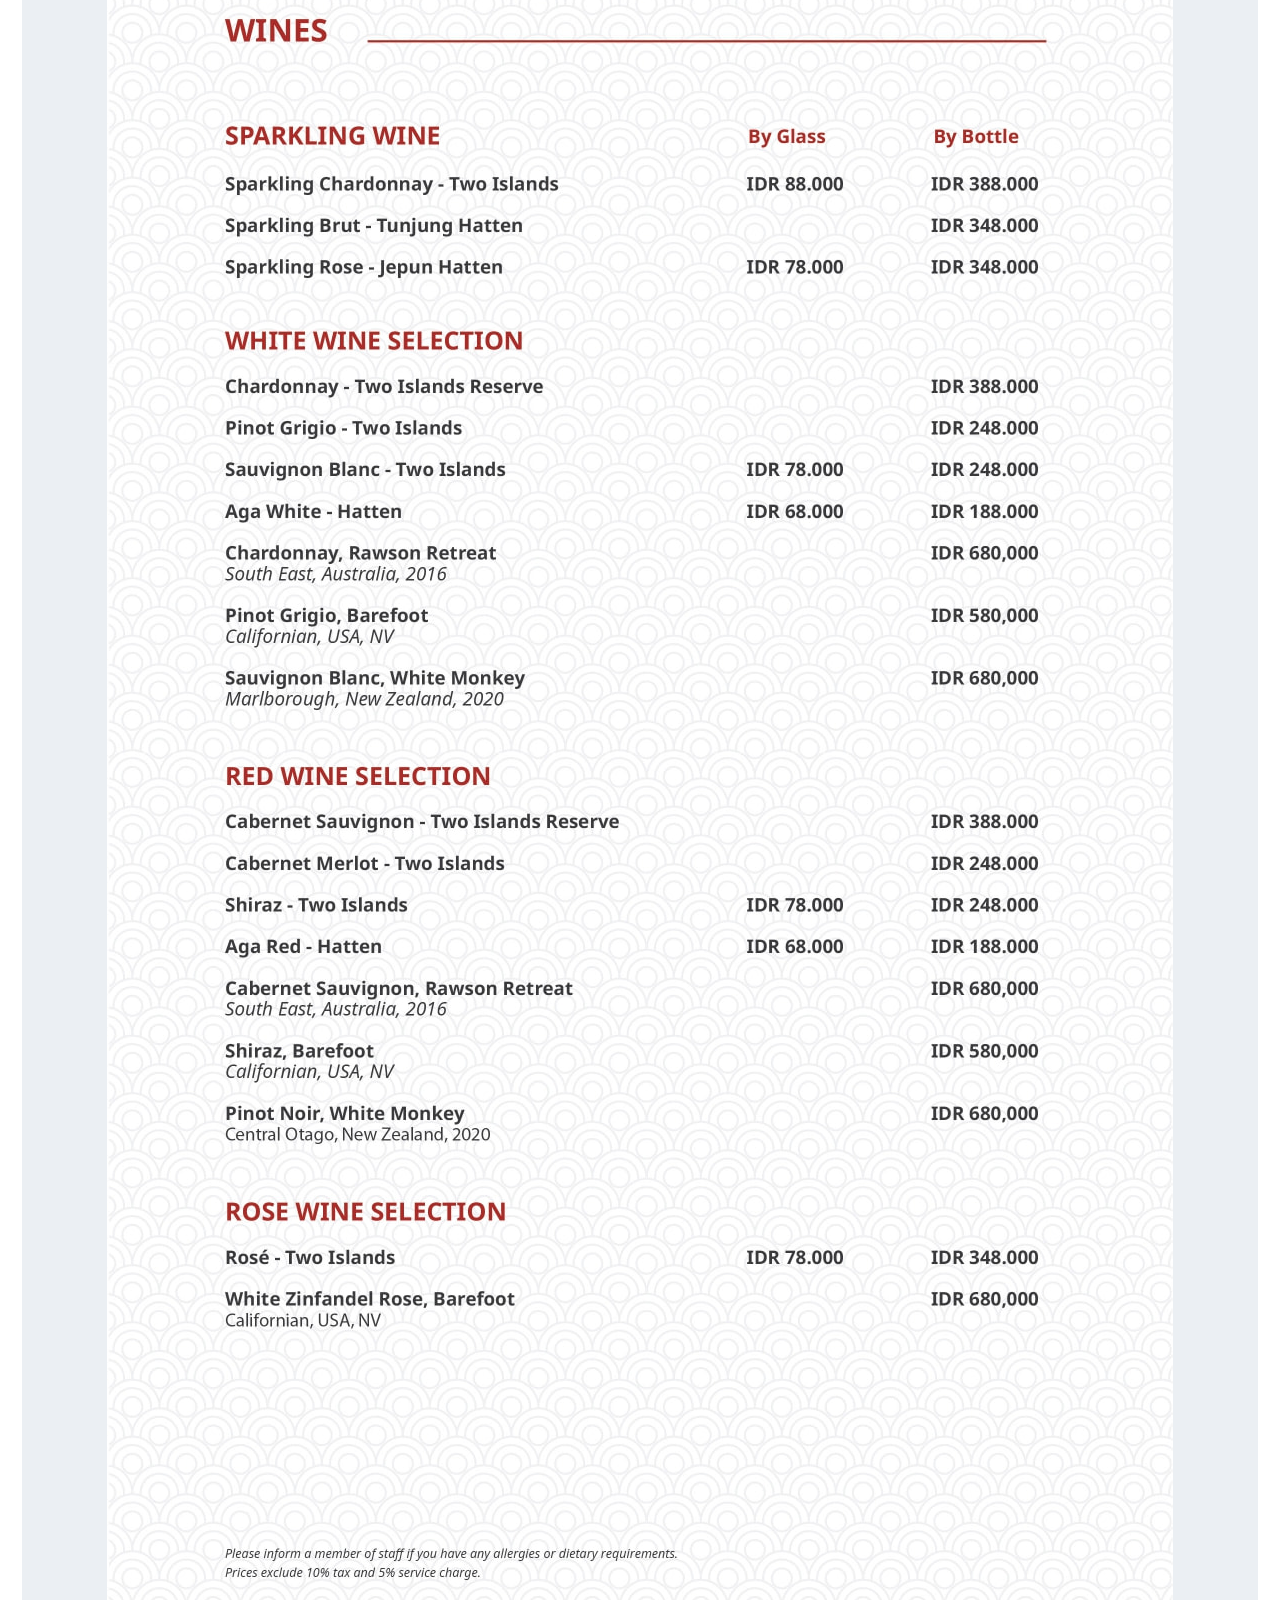
<file: menu.html>
<!DOCTYPE html>
<html lang="en">
  <head>
    <meta charset="UTF-8" />
    <meta http-equiv="X-UA-Compatible" content="IE=edge" />
    <meta name="viewport" content="width=device-width, initial-scale=1.0" />
    <title>Best Chinese food in Bali | Naga Eight Restaurant Sanur</title>

    <!-- CSS -->
    <link rel="stylesheet" href="assets/css/style.css" />
    <link rel="shortcut icon" href="assets/img/logo/favicon.ico" type="image/x-icon" />

    <!-- FONTS -->
    <link href="https://fonts.googleapis.com/css2?family=Bellefair&display=swap" rel="stylesheet" />
    <link rel="stylesheet" href="https://cdnjs.cloudflare.com/ajax/libs/font-awesome/4.7.0/css/font-awesome.min.css" />
  </head>
  <body>
    <body data-page-id="home">
      <div id="wrapper">
        <header id="header" class="noselect">
          <h1 id="main-title"><span>Naga Eight</span></h1>

          <nav class="nav">
            <button id="btn--menu" aria-label="Menu">
              <span class="hamburger"></span>
              <span class="hamburger"></span>
              <span class="hamburger"></span>

              <span class="btn--menu__text">Menu</span>
              <span class="btn--menu__text">Close</span>
            </button>

            <div id="content--menu">
              <ul class="nav__left">
                <li>
                  <a href="" class="" target="_blank"><i class="fa fa-instagram"></i></a>
                </li>
                <li>
                  <a href="" class="" target="_blank"><i class="fa fa-facebook"></i></a>
                </li>
                <li>Follow Us!</li>
              </ul>

              <ul class="nav__center">
                <li><a href="index.html">About</a></li>
                <li><a href="menu.html" class="current">Menu</a></li>
                <li><a href="reservation.html">Reservation</a></li>
                <li><a href="contact.html">Contact</a></li>
              </ul>
            </div>

            <a href="index.html" class="nav__right" style="height: 90%">
              <img src="assets/img/logo/logo-nagaeight.png" style="width: auto; height: 100%" />
            </a>
          </nav>
        </header>

        <!-- Header and Navbar -->
        <main id="content" role="main">
          <canvas id="c" width="0" height="0"></canvas>

          <div id="page-container">
            <!-- Menu -->
            <style>
              .menu-img {
                display: flex;
                justify-content: center;
              }
            </style>
            <div class="container">
              <div class="menu-img">
                <img src="assets/img/menu_img/01.jpg" alt="" />
              </div>
              <div class="menu-img">
                <img src="assets/img/menu_img/02.jpg" alt="" />
              </div>
              <div class="menu-img">
                <img src="assets/img/menu_img/03.jpg" alt="" />
              </div>
              <div class="menu-img">
                <img src="assets/img/menu_img/04.jpg" alt="" />
              </div>
              <div class="menu-img">
                <img src="assets/img/menu_img/05.jpg" alt="" />
              </div>
              <div class="menu-img">
                <img src="assets/img/menu_img/06.jpg" alt="" />
              </div>
              <div class="menu-img">
                <img src="assets/img/menu_img/07.jpg" alt="" />
              </div>
              <div class="menu-img">
                <img src="assets/img/menu_img/08.jpg" alt="" />
              </div>
              <div class="menu-img">
                <img src="assets/img/menu_img/09.jpg" alt="" />
              </div>
              <div class="menu-img">
                <img src="assets/img/menu_img/10.jpg" alt="" />
              </div>
              <div class="menu-img">
                <img src="assets/img/menu_img/11.jpg" alt="" />
              </div>
              <div class="menu-img">
                <img src="assets/img/menu_img/12.jpg" alt="" />
              </div>
              <div class="menu-img">
                <img src="assets/img/menu_img/13.jpg" alt="" />
              </div>
              <div class="menu-img">
                <img src="assets/img/menu_img/14.jpg" alt="" />
              </div>
              <div class="menu-img">
                <img src="assets/img/menu_img/15.jpg" alt="" />
              </div>
              <div class="menu-img">
                <img src="assets/img/menu_img/16.jpg" alt="" />
              </div>
            </div>
            <!-- End Menu -->
          </div>
        </main>
        <!-- /#content -->

        <footer id="footer" class="noselect">
          <a class="logo--mindi" target="_blank" href="https://www.mindimedia.com/">Mindimedia</a>
        </footer>
      </div>
      <!-- /#wrapper -->
    </body>
  </body>
</html>
</file>
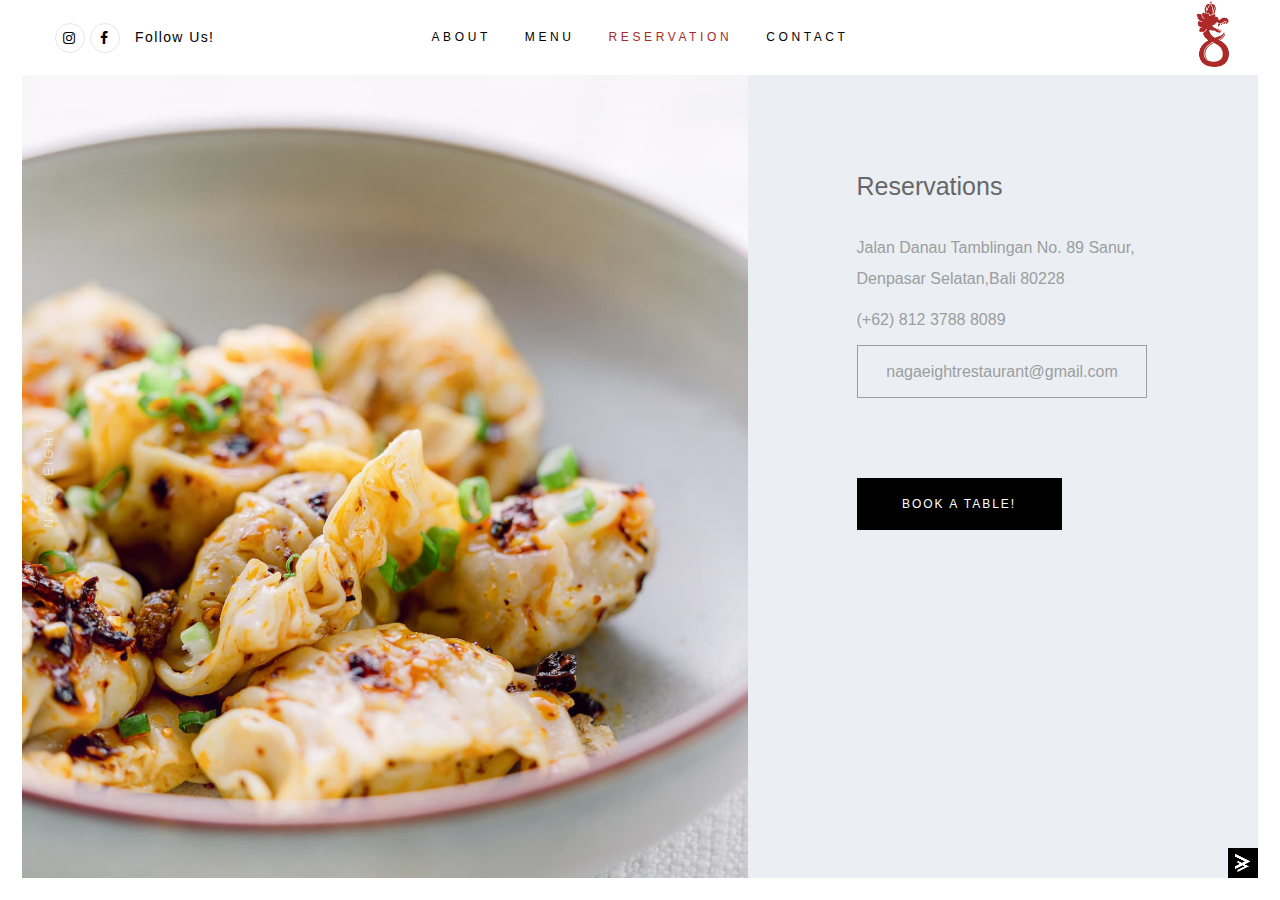
<file: reservation.html>
<!DOCTYPE html>
<html lang="en">
  <head>
    <meta charset="UTF-8" />
    <meta http-equiv="X-UA-Compatible" content="IE=edge" />
    <meta name="viewport" content="width=device-width, initial-scale=1.0" />
    <title>Best Chinese food in Bali | Naga Eight Restaurant Sanur</title>

    <!-- CSS -->
    <link rel="stylesheet" href="assets/css/style.css" />
    <!-- <link rel="stylesheet" href="assets/css/additional.css" /> -->
    <link rel="shortcut icon" href="https://nagaeight.com/themes/nagaeight/assets/img/logo/favicon-nagaeight.ico" type="image/x-icon" />

    <!-- FONTS -->
    <link href="https://fonts.googleapis.com/css2?family=Bellefair&display=swap" rel="stylesheet" />
    <link rel="stylesheet" href="https://cdnjs.cloudflare.com/ajax/libs/font-awesome/4.7.0/css/font-awesome.min.css" />
  </head>
  <body>
    <body data-page-id="home">
      <div id="wrapper">
        <header id="header" class="noselect">
          <h1 id="main-title"><span>Naga Eight</span></h1>

          <nav class="nav">
            <button id="btn--menu" aria-label="Menu">
              <span class="hamburger"></span>
              <span class="hamburger"></span>
              <span class="hamburger"></span>

              <span class="btn--menu__text">Menu</span>
              <span class="btn--menu__text">Close</span>
            </button>

            <div id="content--menu">
              <ul class="nav__left">
                <li>
                  <a href="" class="" target="_blank"><i class="fa fa-instagram"></i></a>
                </li>
                <li>
                  <a href="" class="" target="_blank"><i class="fa fa-facebook"></i></a>
                </li>
                <li>Follow Us!</li>
              </ul>

              <ul class="nav__center">
                <li><a href="index.html">About</a></li>
                <li><a href="menu.html">Menu</a></li>
                <li><a href="reservation.html" class="current">Reservation</a></li>
                <li><a href="contact.html">Contact</a></li>
              </ul>
            </div>

            <a href="index.html" class="nav__right" style="height: 90%">
              <img src="assets/img/logo/logo-nagaeight.png" style="width: auto; height: 100%" />
            </a>
          </nav>
        </header>

        <!-- Header and Navbar -->
        <main id="content" role="main">
          <canvas id="c" width="0" height="0"></canvas>

          <div id="page-container">
            <!-- Reservation -->

            <section>
              <style>
                .section--left {
                  background-image: url("assets/img/reservation_1.jpg");
                  background-size: cover;
                  background-position: center;
                }
              </style>
              <div class="section--left valign-p">
                <span class="separator separator--left" style="transform: translate3d(67px, 0px, 0px)"></span>
                <div class="contact background--gradient" style="transform: matrix3d(1.42658, -0.463525, 0, 0, 0.463525, 1.42658, 0, 0, 0, 0, 1, 0, 0, 0, 0, 1)"></div>
                <!-- <img class="hidden" src="assets/img/reservation_1.jpg" alt="Menu" /> -->
                <div class="valign-c">
                  <h2 style="position: relative; overflow: hidden"></h2>
                  <h3 style="position: relative; overflow: hidden"><div style="position: relative; display: inline-block"></div></h3>
                </div>
              </div>

              <div class="section--right valign-p">
                <article class="contact-article valign-c">
                  <h2 style="color: #676767">Reservations</h2>
                  <a href="https://goo.gl/maps/cMiWABVRaJH5VJw5A" target="_blank">
                    <p style="margin-bottom: 10px">Jalan Danau Tamblingan No. 89 Sanur, Denpasar Selatan,Bali 80228</p>
                  </a>
                  <a href="tel:+6281237888089">
                    <p style="margin-bottom: 10px">(+62) 812 3788 8089</p>
                  </a>
                  <a href="mailto:nagaeightrestaurant@gmail.com">
                    <p style="border: 1px solid #676767; padding: 10px 20px; text-align: center"><span>nagaeightrestaurant@gmail.com</span></p>
                  </a>
                  <div class="menu-article">
                    <a href="#" class="menu--book" target="_blank"><span>Book a table!</span></a>
                  </div>
                </article>
              </div>
            </section>
            <!-- End Reservation -->
          </div>
        </main>
        <!-- /#content -->

        <footer id="footer" class="noselect">
          <a class="logo--mindi" target="_blank" href="https://www.mindimedia.com/">Mindimedia</a>
        </footer>
      </div>
      <!-- /#wrapper -->

      <!-- <script src="https://nagaeight.com/themes/nagaeight/assets/js/all.js"></script> -->
    </body>
  </body>
</html>
</file>
<file: assets/css/style.css>
article,
aside,
details,
figcaption,
figure,
footer,
header,
hgroup,
hr,
menu,
nav,
section {
  display: block;
}
a,
hr {
  padding: 0;
}
li,
nav ul,
ul {
  list-style: none;
}
#btn--menu,
#main-title,
#scroll--info,
.nav__center li a {
  text-transform: uppercase;
}
.nav__center li a:after,
.nav__right:after,
.valign-p:before {
  content: "";
}
#footer .logo--mindi,
#intro h2,
#nav--bar a,
.nav__left li a {
  text-indent: -9999px;
}
#intro,
#scroll--info,
.content--link p,
.section--left h3,
.section--right {
  text-align: center;
}
#header .nav a,
#scroll--info,
ins {
  text-decoration: none;
}
abbr,
address,
article,
aside,
audio,
b,
blockquote,
body,
canvas,
caption,
cite,
code,
dd,
del,
details,
dfn,
div,
dl,
dt,
em,
fieldset,
figcaption,
figure,
footer,
form,
h1,
h2,
h3,
h4,
h5,
h6,
header,
hgroup,
html,
i,
iframe,
img,
ins,
kbd,
label,
legend,
li,
mark,
menu,
nav,
object,
ol,
p,
pre,
q,
samp,
section,
small,
span,
strong,
sub,
summary,
sup,
table,
tbody,
td,
tfoot,
th,
thead,
time,
tr,
ul,
var,
video {
  margin: 0;
  padding: 0;
  border: 0;
  outline: 0;
  font-size: 100%;
  vertical-align: baseline;
  background: 0 0;
}
ins,
mark {
  background-color: #ff9;
  color: #000;
}
body {
  line-height: 1;
  overflow-y: scroll;
}
blockquote,
q {
  quotes: none;
}
blockquote:after,
blockquote:before,
q:after,
q:before {
  content: "";
  content: none;
}
a {
  margin: 0;
  font-size: 100%;
  vertical-align: baseline;
  background: 0 0;
}
mark {
  font-style: italic;
  font-weight: 700;
}
del {
  text-decoration: line-through;
}
abbr[title],
dfn[title] {
  border-bottom: 1px dotted;
  cursor: help;
}
table {
  border-collapse: collapse;
  border-spacing: 0;
}
hr {
  height: 1px;
  border: 0;
  border-top: 1px solid #ccc;
  margin: 1em 0;
}
input,
select {
  vertical-align: middle;
}

body,
html {
  width: 100%;
  height: 100%;
}
html {
  font-size: 62.5%;
  -webkit-font-smoothing: antialiased;
  -moz-osx-font-smoothing: grayscale;
}
*,
:after,
:before {
  box-sizing: border-box;
  -webkit-tap-highlight-color: transparent;
}
.noselect {
  -webkit-touch-callout: none;
  -webkit-user-select: none;
  -khtml-user-select: none;
  -ms-user-select: none;
  user-select: none;
}
::selection {
  color: #fff;
  background: #2d7dc2;
}
::-moz-selection {
  color: #fff;
  background: #2d7dc2;
}
a,
button,
input,
select {
  -webkit-appearance: none;
  -ms-appearance: none;
  -o-appearance: none;
  appearance: none;
  text-decoration: none;
  color: inherit;
  outline: 0;
}
button {
  cursor: pointer;
}
#content {
  padding: 75px 0 22px;
  min-height: 100vh;
}
/* @media only screen and (max-width: 1024px) {
  #content {
    padding: 54px 0 15px;
  }
} */
#wrapper {
  width: calc(100% - 44px);
  margin: 0 auto;
  background: #fff;
}
[data-page-id="home"] #wrapper {
  background: #000;
}
/* @media only screen and (max-width: 1024px) {
  #wrapper {
    width: calc(100% - 30px);
  }
}
@media only screen and (max-width: 370px) {
  #content {
    padding-bottom: 0;
  }
  #wrapper {
    width: 100%;
  }
} */
.iframeCtn {
  overflow: hidden;
  display: -ms-flexbox;
  display: flex;
  -ms-flex-pack: center;
  justify-content: center;
  -ms-flex-align: center;
  align-items: center;
  position: fixed;
  top: 0;
  right: 0;
  bottom: 0;
  left: 0;
  padding: 5rem;
  z-index: 1001;
  background: rgba(0, 0, 0, 0.7);
  opacity: 0;
  pointer-events: none;
  transition: opacity 0.4s;
}
.overlay-open .iframeCtn {
  opacity: 1;
  pointer-events: all;
}
.iframeWrapper {
  position: absolute;
  top: 50%;
  left: 50%;
  visibility: hidden;
  overflow-y: auto;
  width: 700px;
  max-width: 80%;
  max-height: calc(100% - 10rem);
  border-radius: 1rem;
  box-shadow: 0 1rem 1.5rem rgba(0, 0, 0, 0.2);
  transform: translate3d(-50%, -50%, 0);
  transition: visibility 0s 0.5s, transform 0.4s cubic-bezier(0.215, 0.61, 0.355, 1);
}
#header,
#main-title {
  position: fixed;
  z-index: 1000;
}
.iframeWrapper iframe {
  display: block;
  min-height: 100% !important;
}
.iframeWrapper--large {
  width: 80%;
}
.iframeWrapper.is-open {
  visibility: visible;
  transform: translate3d(-50%, -50%, 0);
  transition-delay: 0s, 0s;
}

#header {
  top: 0;
  right: 0;
  left: 0;
  height: 75px;
  background: #fff;
}

#header .nav {
  height: 100%;
  line-height: 75px;
}

#header .nav a {
  display: inline-block;
}
#main-title {
  bottom: 0;
  left: 3.8%;
  top: calc(50% + 14px);
  height: 1.2rem;
  font-family: Proxima-Smbd, sans-serif;
  font-size: 1.2rem;
  letter-spacing: 0.3rem;
  color: #fff;
  opacity: 0.5;
  transform: translate(-50%, 50%) rotateZ(-90deg);
  transition: opacity 1s, visibility 1s;
}
#main-title span {
  font-family: "Noto Sans", sans-serif;
  font-weight: 100;
}

#btn--menu {
  display: none;
  float: left;
  position: relative;
  padding: 0 17px 0 51px;
  font-family: Proxima-Smbd, sans-serif;
  font-size: 1.1rem;
  line-height: 54px;
  letter-spacing: 0.3em;
  background: 0 0;
  border: none;
}
#btn--menu .hamburger {
  display: block;
  position: absolute;
  top: 0;
  left: 17px;
  width: 20px;
  height: 2px;
  background: #000;
  transform-origin: 50%;
  transition: all 0.3s ease-in-out;
}
#btn--menu .hamburger:nth-child(1) {
  top: 20px;
}
#btn--menu .hamburger:nth-child(2) {
  top: 25px;
}
#btn--menu .hamburger:nth-child(3) {
  top: 30px;
}
#btn--menu .btn--menu__text {
  display: block;
}
#btn--menu .btn--menu__text:last-child,
.menu--open #btn--menu .btn--menu__text {
  display: none;
}
.menu--open #btn--menu .hamburger:nth-child(1) {
  transform: translateY(5px) rotateZ(45deg);
}
.menu--open #btn--menu .hamburger:nth-child(2) {
  transform: rotateY(90deg);
}
.menu--open #btn--menu .hamburger:nth-child(3) {
  transform: translateY(-5px) rotateZ(-45deg);
}
.menu--open #btn--menu .btn--menu__text:last-child {
  display: block;
}

.nav__left,
.nav__right {
  font-family: "Noto Sans", sans-serif;
  font-size: 1.4rem;
  letter-spacing: 0.1em;
}
.nav__left {
  float: left;
  margin-left: 55px;
  display: flex;
  align-items: center;
  justify-content: center;
}

.nav__left li {
  display: block;
  float: left;
}
.nav__left li:last-child {
  margin-left: 10px;
}
.nav__left li a {
  margin-right: 5px;
  border: solid 1px #e6e6e6;
  border-radius: 50%;
  width: 30px;
  height: 30px;
  display: flex !important;
  align-items: center;
  justify-content: center;
  text-indent: 0 !important;
}

.nav__right {
  float: right;
  overflow: hidden;
  position: relative;
  margin-right: 22px;
  padding: 0 2em;
  transition: color 0.2s 0s cubic-bezier(0.445, 0.05, 0.55, 0.95);
}

.nav__right:after {
  position: absolute;
  top: 100%;
  left: 0;
  z-index: -1;
  width: 100%;
  height: 100%;
  background: #000;
  transition: 0.6s cubic-bezier(0.445, 0.05, 0.55, 0.95);
}
.nav__right span {
  border-bottom: 2px solid #e5e5e5;
  transition: 0.6s;
}

.nav__center {
  position: absolute;
  left: 50%;
  margin: 0 auto;
  transform: translateX(-50%);
}
.nav__center li {
  float: left;
  display: block;
}
.nav__center li a {
  position: relative;
  margin: 0 17px;
  font-family: Proxima-Smbd, sans-serif;
  font-size: 1.2rem;
  letter-spacing: 0.3em;
  transition: all 0.2s ease-in-out;
}
@media only screen and (max-width: 1024px) {
  .nav__center li a {
    font-size: 1.1rem;
  }
}
@media only screen and (min-width: 851px) {
  .nav__center li a:hover:after {
    transform: translateX(-50%) scaleX(1);
  }
}
.nav__center li a:after {
  display: block;
  position: absolute;
  top: 50%;
  left: calc(50% - 2px);
  transform: translateX(-50%) scaleX(0);
  width: calc(100% - 2px);
  height: 10px;
  border-bottom: 2px solid #000;
  transition: all 0.2s ease-in-out;
}

.nav__center li .current {
  color: #a72b2a;
}
.nav__center li .current:after {
  border-color: #a72b2a;
}

#footer {
  position: fixed;
  right: 0;
  bottom: 0;
  left: 0;
  z-index: 1001;
  height: 22px;
  background: #fff;
}
/* @media only screen and (max-width: 1024px) {
  #footer {
    height: 15px;
  }
}
@media only screen and (max-width: 370px) {
  #content--menu {
    position: absolute;
    top: 54px;
    right: 0;
    left: 0;
    width: 100%;
    height: calc(100vh - 54px);
  }
  #footer {
    display: none;
  }
} */
#footer .logo--mindi {
  position: absolute;
  top: -30px;
  right: 22px;
  width: 30px;
  height: 30px;
  overflow: hidden;
  background-image: url(../img/icons/icon-mindi.png);
}

.hidden {
  display: none;
}
.valign-c,
.valign-p:before {
  display: inline-block;
  vertical-align: middle;
}
.valign-p:before {
  height: 100%;
  margin-left: -4px;
}
#page-container {
  overflow: hidden;
  min-height: calc(100% - 97px);
  /*background:#f7f7f6*/
  background: #ebeff3;
}

#page-container .container--background {
  position: fixed;
  top: 0;
  right: auto;
  bottom: 0;
  left: 33%;
  width: 33%;
  height: 100%;
  background-repeat: no-repeat;
  background-position: 50%;
  background-size: 100% auto;
  opacity: 0.1;
}
@media only screen and (-webkit-min-device-pixel-ratio: 1.3),
  only screen and (min--moz-device-pixel-ratio: 1.3),
  only screen and (-webkit-min-device-pixel-ratio: 1.3020833333333333),
  only screen and (min-resolution: 125dpi),
  only screen and (min-resolution: 1.3dppx) {
  #page-container .container--background {
    background-image: url(../img/illustrations/standing-stones_2x.png);
    background-size: none;
  }
}
section {
  overflow: hidden;
  position: relative;
  z-index: 50;
  min-height: calc(100vh - 97px);
  color: #fff;
}

section article {
  z-index: 400;
}
section article h2 {
  margin-bottom: 2.5rem;
  font-family: "Noto Sans", sans-serif;
  font-size: 2.5rem;
  line-height: 1.68;
  font-weight: 100;
}

section article p {
  font-family: "Noto Sans", sans-serif;
  font-size: 1.5rem;
  font-weight: 100;
  line-height: 1.9375;
  opacity: 0.6;
}
#intro h3,
.section--left h2,
.section--left h3 {
  font-family: "Noto Sans", sans-serif;
  font-weight: 100;
}

.separator {
  position: fixed;
  top: calc(50vh + 26px);
  z-index: 800;
  width: 105px;
  height: 2px;
}

.separator--left {
  position: absolute;
  top: calc(50% - 0.5px);
  left: calc(58.4vw - 89px);
  background: #fff;
  transform-origin: center right;
}

.separator--right {
  left: calc(58.4vw - 70px);
  background: #000;
  transform-origin: center left;
}

.section--left {
  overflow: hidden;
  position: fixed;
  z-index: 1000;
  width: calc(58.4vw - 22px);
  height: calc(100vh - 97px);
  backface-visibility: hidden;
}

.section--left .background--gradient {
  position: absolute;
  top: 0;
  right: 0;
  bottom: 0;
  left: 0;
  z-index: -1;
}
.section--left .valign-c {
  width: 100%;
  text-align: center;
}
.section--left h2 {
  width: 100%;
  margin-bottom: 30px;
  font-size: 10rem;
  line-height: 1;
}

.section--left h3 {
  width: 100%;
  margin: auto;
  font-size: 2.5rem;
  line-height: 4.2rem;
  opacity: 0.7;
}

.section--right {
  float: right;
  position: relative;
  width: calc(41.6vw - 22px);
  min-height: calc(100vh - 97px);
  padding: 90px 0 52px;
}

#c,
#nav--bar {
  position: fixed;
}
#nav--bar a:after,
#nav--bar a:before {
  content: "";
  top: 0;
  position: absolute;
  right: 0;
  bottom: 0;
}

#c {
  top: 75px;
  left: 22px;
  z-index: 100;
  width: calc(100% - 44px);
  height: calc(100vh - 97px);
  pointer-events: none;
}

.loading-page #c {
  background: #1a1a1a;
}
#nav--bar {
  top: 50%;
  right: 40px;
  z-index: 99;
  margin-top: 25px;
  transform: translateY(-50%);
}
#nav--bar a {
  display: block;
  position: relative;
  width: 40px;
  height: 40px;
  margin: 5px 0;
  transform: translate(0, 0);
}
#nav--bar a:before {
  left: -5px;
  height: 50px;
  width: 50px;
  margin: auto;
  border-radius: 50%;
  background-color: #9b9b9a;
  opacity: 1;
  transform: scale3d(0, 0, 1);
}
#nav--bar a:after {
  left: 0;
  height: 0;
  width: 0;
  margin: auto;
  background: #9b9b9a;
  border: 3px solid #9b9b9a;
  border-radius: 50%;
  transition: all 0.1s ease-out;
}
#nav--bar li.current a:before {
  opacity: 0;
  transform: scale3d(1, 1, 1);
  transition: all 0.5s ease-out;
}
#nav--bar li.current a:after {
  height: 9px;
  width: 9px;
  background: 0 0;
  border-width: 2px;
}
#intro h3:before,
#menu:after {
  top: 0;
  width: 1px;
  content: "";
}
.contact-article h4,
.menu-article ul li:first-child .menu--down {
  border-top: 1px solid #dededd;
}
.contact-article h4,
.menu-article .menu--down,
.press-list li:not(:last-child) .press-article {
  border-bottom: 1px solid #dededd;
}
#intro {
  display: table;
  width: 100%;
  color: #000;
}
#intro:after {
  display: none;
}
#intro video {
  position: absolute;
  top: 50%;
  left: 50%;
  height: auto;
  width: 100%;
  transform: translate(-50%, -50%);
}

#intro article {
  display: table-cell;
  width: 100%;
}
#intro h2 {
  height: 253px;
  /*width:253px;*/
  width: 337px;
  margin: 0 auto;
  background-image: url(../img/logo/logo-nagaeight.png);
  background-position: center bottom;
  background-size: cover;
}

#intro h3 {
  font-size: 2rem;
}

#intro h3:before {
  display: block;
  position: relative;
  right: 0;
  bottom: 0;
  left: 0;
  z-index: 300;
  height: 40px;
  margin: 20px auto;
  background-color: #000;
}

/* #about p, */
.content--link p {
  font-family: "Noto Sans", sans-serif;
  font-weight: 100;
}
#about .section--gradient {
  background-image: linear-gradient(to left, #000 0, #000 50%, rgba(0, 0, 0, 0) 75%, transparent 100%);
}
.safari #about .section--gradient {
  background-image: url(../img/home/gradient-about.png);
  background-repeat: repeat-y;
  background-position: right center;
  background-size: 775px;
}

#concept .section--gradient {
  background-image: linear-gradient(to right, #000 0, #000 50%, rgba(0, 0, 0, 0) 75%, transparent 100%);
}
.safari #concept .section--gradient {
  background-image: url(../img/home/gradient-seafood.png);
  background-repeat: repeat-y;
  background-position: left center;
  background-size: 775px;
}

#wine .section--gradient {
  background-image: linear-gradient(to left, #a72b2a 0, #a72b2a 50%, rgba(172, 42, 42, 0) 75%, transparent 100%);
}
.safari #wine .section--gradient {
  background-image: url(../img/home/gradient-wine.png);
  background-repeat: repeat-y;
  background-position: right center;
  background-size: 775px;
}
.safari #david-helen .section--gradient,
.safari #our-menus .section--gradient {
  background-repeat: repeat-y;
  background-position: left center;
  background-size: 775px;
}

#our-menus .section--gradient {
  background-image: linear-gradient(to right, #000 0, #000 50%, rgba(0, 0, 0, 0) 75%, transparent 100%);
}
.safari #our-menus .section--gradient {
  background-image: url(../img/home/gradient-degustation.png);
}

#david-helen .section--gradient {
  background-image: linear-gradient(to left, #a72b2a 0, #a72b2a 50%, rgba(172, 42, 42, 0) 75%, transparent 100%);
}
.safari #david-helen .section--gradient {
  background-image: url(../img/home/gradient-david.png);
}

#menu ul,
#menu:after,
.section--background,
.section--background > img,
.section--gradient {
  position: absolute;
  bottom: 0;
  left: 0;
}

.section--background-full,
.section--background-full > img,
.section--gradient {
  position: absolute;
  bottom: 0;
  left: 0;
  width: 100%;
}
#menu .section--background {
  background-image: url(../img/home/discover_section.jpg);
}

#menu ul {
  top: 0;
  right: 0;
}
#menu:after {
  display: block;
  right: 0;
  z-index: 600;
  height: 238.5px;
  margin: auto;
  background-color: #fff;
}

.h-section-intro {
  height: calc(100vh - 97px);
}
.h-section {
  height: calc(100vh - 65px);
}

.section--background {
  top: -50px;
  right: 0;
  z-index: -1;
}
.section--background > img {
  transform-origin: center bottom;
  transform: translate3d(0, 0, 0) scale(1);
}
.section--gradient {
  top: 0;
  right: 0;
  max-width: 775px;
  z-index: 200;
  height: 100%;
  width: 100%;
  opacity: 0.9;
  transform-origin: 80% 50%;
  backface-visibility: hidden;
}
.section--gradient_right {
  right: -22px;
  top: 22px;
  left: auto;
  transform-origin: 20% 50%;
}
@media only screen and (max-width: 920px) {
  .section--gradient {
    position: absolute;
    top: auto;
    right: 0;
    bottom: 0;
    left: 0;
    max-height: 50%;
    max-width: 100%;
    width: 100%;
    background-repeat: auto !important;
    background-size: auto auto !important;
  }
}
.content--right {
  position: relative;
  left: calc(50% + 122px);
}
.content--right:before {
  transform: translateX(-122px);
}
.content--left {
  position: relative;
  left: 11%;
}
.content--left:before {
  right: -30%;
}
.content--left,
.content--right {
  width: 30%;
}
.content--left:before,
.content--right:before {
  /* content:''; */
  position: absolute;
  z-index: 300;
  width: 1px;
  height: 100%;
  background: #fff;
}
@media only screen and (max-width: 920px) {
  .content--right:before {
    transform: none;
  }
  .content--left,
  .content--right {
    position: absolute;
    top: auto;
    right: 0;
    bottom: 10%;
    left: 0;
    width: 60%;
    margin: auto;
    text-align: center;
    transform: none;
  }
  .content--left:before,
  .content--right:before {
    position: relative;
    bottom: 10px;
    left: 50%;
    width: 1px;
    height: 62px;
  }
}
@media only screen and (max-width: 420px) {
  .content--left,
  .content--right {
    width: 100%;
    margin: 0;
    padding: 0 15px;
  }
}
.content--center {
  position: relative;
  top: -15px;
  width: 100%;
}
.content--link {
  display: block;
  float: left;
  position: relative;
  top: 0;
  bottom: 0;
  z-index: 600;
  width: 50%;
  height: 100%;
}
@media only screen and (max-width: 920px) {
  .content--link {
    height: 50%;
    width: 100%;
  }
}
.content--link:hover .link--background {
  opacity: 1;
}
.content--link:hover p {
  transform: translateX(-25px);
}
.content--link:hover p:after {
  transform: translateX(50px);
  opacity: 1;
}
.content--link .link--background,
.content--link p:after {
  opacity: 0;
  position: absolute;
  transition: all 0.3s ease-in-out;
  background-position: center;
  background-repeat: no-repeat;
}
.content--link .link--background {
  top: 0;
  right: 0;
  bottom: 0;
  left: 0;
  width: 200%;
  z-index: -1;
  background-image: url(../img/home/discover_section2.jpg);
  background-size: cover;
  transform-origin: 50%;
  transform: scale(1);
}
@media only screen and (-webkit-min-device-pixel-ratio: 1.3),
  only screen and (min--moz-device-pixel-ratio: 1.3),
  only screen and (-webkit-min-device-pixel-ratio: 1.3020833333333333),
  only screen and (min-resolution: 125dpi),
  only screen and (min-resolution: 1.3dppx) {
  .content--link .link--background {
    background-image: url(../img/home/discover_section2.jpg);
    background-size: cover;
  }
}
.content--link p {
  font-size: 2.5rem;
  color: #fff;
  transition: all 0.3s ease-in-out;
}
#scroll--info,
.menu-article .menu--down {
  font-family: Proxima-Smbd, sans-serif;
}
@media only screen and (max-width: 920px) {
  .content--link p {
    font-size: 2rem;
  }
}
@media only screen and (min-width: 1681px) {
  .content--link p {
    font-size: 3rem;
  }
}
@media only screen and (min-width: 1921px) {
  .content--link p {
    font-size: 3.5rem;
  }
}
.content--link p:after {
  content: "â†’";
  display: inline-block;
  margin: 0 auto;
  width: 13px;
  text-indent: -9999px;
  background-image: url(../img/icons/icon-arrow.png);
  background-size: 13px 8px;
}
@media only screen and (max-height: 500px) {
  .content--link p:after {
    margin: 15px auto 0;
  }
}
.content--transition {
  position: absolute;
  top: 50%;
  right: 0;
  left: 0;
  transform: translateY(-50%);
}
#scroll--info {
  position: absolute;
  bottom: 25px;
  left: 50%;
  z-index: 600;
  font-size: 1rem;
  letter-spacing: 0.2em;
  /*color:#787777;*/
  color: #fff;
  transform: translate(-50%, 0);
  transition: all 0.3s ease-in-out;
}
.menu-article .menu--book,
.menu-article .menu--down,
.press-article time,
.press-article__link {
  text-transform: uppercase;
  letter-spacing: 0.2rem;
}
@media only screen and (max-width: 920px) {
  #scroll--info {
    position: absolute;
    right: 0;
    bottom: 37.5px;
    left: 50%;
    height: 5px;
    width: 7.5px;
    background-image: url(../img/icons/scroll-arrow-white.png);
    background-size: cover;
    background-repeat: no-repeat;
    background-position: center;
  }
  #scroll--info p,
  #scroll--info img {
    display: none;
  }
}
#scroll--info.hide {
  transform: translate(-50%, 100px);
}
#scroll--info .icon--mouse {
  margin-bottom: 16px;
}
.menu-article {
  width: 57%;
  text-align: left;
}
.menu-article .menu--down {
  display: inline-block;
  position: relative;
  width: 100%;
  font-size: 1.2rem;
  line-height: 4.7rem;
  color: #000;
}
@media only screen and (min-width: 1681px) {
  .menu-article .menu--down {
    font-size: 1.3rem;
  }
}
@media only screen and (min-width: 1921px) {
  .menu-article .menu--down {
    font-size: 1.4rem;
  }
}
@media only screen and (max-width: 800px) {
  .menu-article {
    width: 100%;
    padding: 0 30px;
    text-align: center;
  }
  .menu-article .menu--down {
    font-size: 1.1rem;
  }
}
.menu-article .menu--down:after {
  content: "";
  position: absolute;
  top: 0;
  right: 3px;
  bottom: 0;
  width: 7px;
  height: 9px;
  margin: auto;
  background-image: url(../img/icons/icon-down.png);
  background-size: cover;
}
@media only screen and (max-width: 800px) {
  .menu-article .menu--down:after {
    display: inline-block;
    position: relative;
    top: auto;
    right: auto;
    bottom: auto;
    left: auto;
    margin-left: 10px;
  }
}
.contact-article .contact--book:before,
.menu-article .menu--book:before {
  content: "";
  top: calc(50% - 5px);
  margin-right: 10px;
}
.menu-article .menu--down span {
  display: inline-block;
  transition: 0.4s cubic-bezier(0.445, 0.05, 0.55, 0.95);
}
.menu-article p {
  margin-top: 45px;
  font-family: "Noto Sans", sans-serif;
  font-size: 1.6rem;
  font-weight: 100;
  line-height: 1.9375;
  color: #676767;
  opacity: 1;
}
.menu-article .menu--book,
.menu-article p strong,
.press-article time {
  font-family: "Noto Sans", sans-serif;
}
@media only screen and (min-width: 1681px) {
  .menu-article p {
    font-size: 1.9rem;
  }
}
@media only screen and (min-width: 1921px) {
  .menu-article p {
    font-size: 2.2rem;
  }
}
@media only screen and (max-width: 800px) {
  .menu-article p {
    text-align: center;
    font-size: 1.3rem;
    line-height: 2.2rem;
  }
}
.menu-article p strong {
  font-weight: 500;
  color: #000;
}
.menu-article p span {
  display: inline-block;
}
.menu-article .menu--book {
  display: inline-block;
  position: relative;
  width: 205px;
  margin-top: 45px;
  padding: 20px 0;
  text-align: center;
  font-size: 1.2rem;
  color: #fff;
  background: #000;
}
@media only screen and (min-width: 1681px) {
  .menu-article .menu--book {
    font-size: 1.3rem;
  }
}
@media only screen and (min-width: 1921px) {
  .menu-article .menu--book {
    font-size: 1.4rem;
  }
}
@media only screen and (min-width: 801px) {
  .menu-article .menu--down:hover span {
    transform: translate3d(10px, 0, 0);
  }
  .menu-article .menu--book:hover span {
    transform: translateX(13px);
  }
  .menu-article .menu--book:hover:before {
    opacity: 1;
  }
  .press-article__link:after {
    content: "";
  }
}
.menu-article .menu--book:before {
  position: absolute;
  left: 35px;
  width: 13px;
  height: 8px;
  background-image: url(../img/icons/icon-arrow.png);
  background-repeat: no-repeat;
  background-position: center;
  background-size: cover;
  opacity: 0;
  transition: all 0.3s ease-in-out;
}
.menu-article .menu--book span {
  display: inline-block;
  transition: all 0.3s ease-in-out;
}

.press-article {
  display: inline-block;
  width: 55%;
  padding: 52px 0 43px;
  text-align: left;
}
.press-article time {
  font-size: 1.2rem;
  line-height: 4.7rem;
  color: #676767;
}
@media only screen and (min-width: 1681px) {
  .press-article time {
    font-size: 1.4rem;
  }
}
@media only screen and (min-width: 1921px) {
  .press-article time {
    font-size: 1.6rem;
  }
}
.press-article h4 {
  font-family: "Noto Sans", sans-serif;
  font-size: 2rem;
  font-weight: 100;
  line-height: 3.4rem;
  color: #000;
}
@media only screen and (min-width: 1681px) {
  .press-article h4 {
    font-size: 3rem;
    line-height: 1.8;
  }
}
@media only screen and (min-width: 1921px) {
  .press-article h4 {
    font-size: 3.5rem;
  }
}
.press-article p {
  font-family: "Noto Sans", sans-serif;
  font-size: 1.6rem;
  line-height: 1.9375;
  font-weight: 100;
  color: #676767;
  opacity: 1;
}
.press-article p a,
.press-article p b,
.press-article p em,
.press-article p i,
.press-article p strong {
  color: #000;
}
.press-article p b,
.press-article p strong {
  font-weight: 100;
}
.press-article p em,
.press-article p i {
  font-style: normal;
}
@media only screen and (min-width: 1681px) {
  .press-article p {
    font-size: 1.9rem;
  }
}
@media only screen and (min-width: 1921px) {
  .press-article p {
    font-size: 2.2rem;
  }
}
@media only screen and (max-width: 800px) {
  .press-article {
    width: calc(100% - 60px);
    text-align: center;
  }
  .press-article p {
    text-align: center;
    font-size: 1.3rem;
    line-height: 2.2rem;
  }
}
.contact-article h4,
.press-article__link {
  font-family: Proxima-Smbd, sans-serif;
  line-height: 4.7rem;
}
.press-article__link {
  display: inline-block;
  overflow: hidden;
  position: relative;
  margin-top: 15px;
  padding-right: 10px;
  font-size: 1.2rem;
  color: #000;
}
@media only screen and (min-width: 1681px) {
  .press-article__link {
    font-size: 1.3rem;
  }
}
@media only screen and (min-width: 1921px) {
  .press-article__link {
    font-size: 1.4rem;
  }
}
.press-article__link:after {
  position: absolute;
  right: 0;
  bottom: 6px;
  left: 0;
  width: 100%;
  height: 2px;
  background: #000;
  transition: 0.5s cubic-bezier(0.445, 0.05, 0.55, 0.95);
}
.contact-article .contact--book,
.contact-article h4 {
  position: relative;
  text-transform: uppercase;
  letter-spacing: 0.2rem;
}
.press-article__link span {
  display: inline-block;
  transition: 0.5s cubic-bezier(0.445, 0.05, 0.55, 0.95);
}
.press-article__link:not(:hover):after {
  transform: translate3d(-100%, 0, 0);
}

body[data-page-id="contact"] .section--left h3 a {
  color: inherit;
}
.address-line {
  display: inline;
}
@media only screen and (max-width: 460px) {
  .address-line br {
    display: none;
  }
}
.email {
  display: block;
}
.contact-article {
  width: 57%;
  text-align: left;
}
.contact-article h4 {
  display: inline-block;
  width: 100%;
  margin-bottom: 20px;
  font-size: 1.2rem;
  color: #000;
}
@media only screen and (min-width: 1681px) {
  .contact-article h4 {
    font-size: 1.3rem;
  }
}
@media only screen and (min-width: 1921px) {
  .contact-article h4 {
    font-size: 1.4rem;
  }
}
.contact-article p {
  margin-bottom: 35px;
  font-family: "Noto Sans", sans-serif;
  font-size: 1.6rem;
  font-weight: 100;
  line-height: 1.9375;
  color: #676767;
}
@media only screen and (min-width: 1681px) {
  .contact-article p {
    font-size: 1.9rem;
  }
}
@media only screen and (min-width: 1921px) {
  .contact-article p {
    font-size: 2.2rem;
  }
}
@media only screen and (max-width: 800px) {
  .contact-article {
    width: 100%;
    padding: 0 30px;
    text-align: center;
  }
  .contact-article p {
    text-align: center;
    font-size: 1.3rem;
    line-height: 2.2rem;
  }
}
.contact-article p span {
  display: inline-block;
}
.contact-article .contact--book {
  display: inline-block;
  width: 205px;
  margin-top: 10px;
  padding: 20px 0;
  text-align: center;
  font-family: Proxima-Smbd, sans-serif;
  font-size: 1.2rem;
  color: #fff;
  background: #000;
}
@media only screen and (min-width: 1681px) {
  .contact-article .contact--book {
    font-size: 1.3rem;
  }
}
@media only screen and (min-width: 1921px) {
  .contact-article .contact--book {
    font-size: 1.4rem;
  }
}
@media only screen and (min-width: 801px) {
  .press-article__link:hover span {
    transform: translate3d(5px, 0, 0);
  }
  .contact-article .contact--book:hover:before {
    opacity: 1;
  }
  .contact-article .contact--book:hover span {
    transform: translateX(13px);
  }
}
.contact-article .contact--book:before {
  position: absolute;
  left: 35px;
  width: 13px;
  height: 8px;
  background-image: url(../img/icons/icon-arrow.png);
  background-repeat: no-repeat;
  background-position: center;
  background-size: cover;
  opacity: 0;
  transition: all 0.3s ease-in-out;
}
.contact-article .contact--book span {
  display: inline-block;
  transition: all 0.3s ease-in-out;
}
</file>
